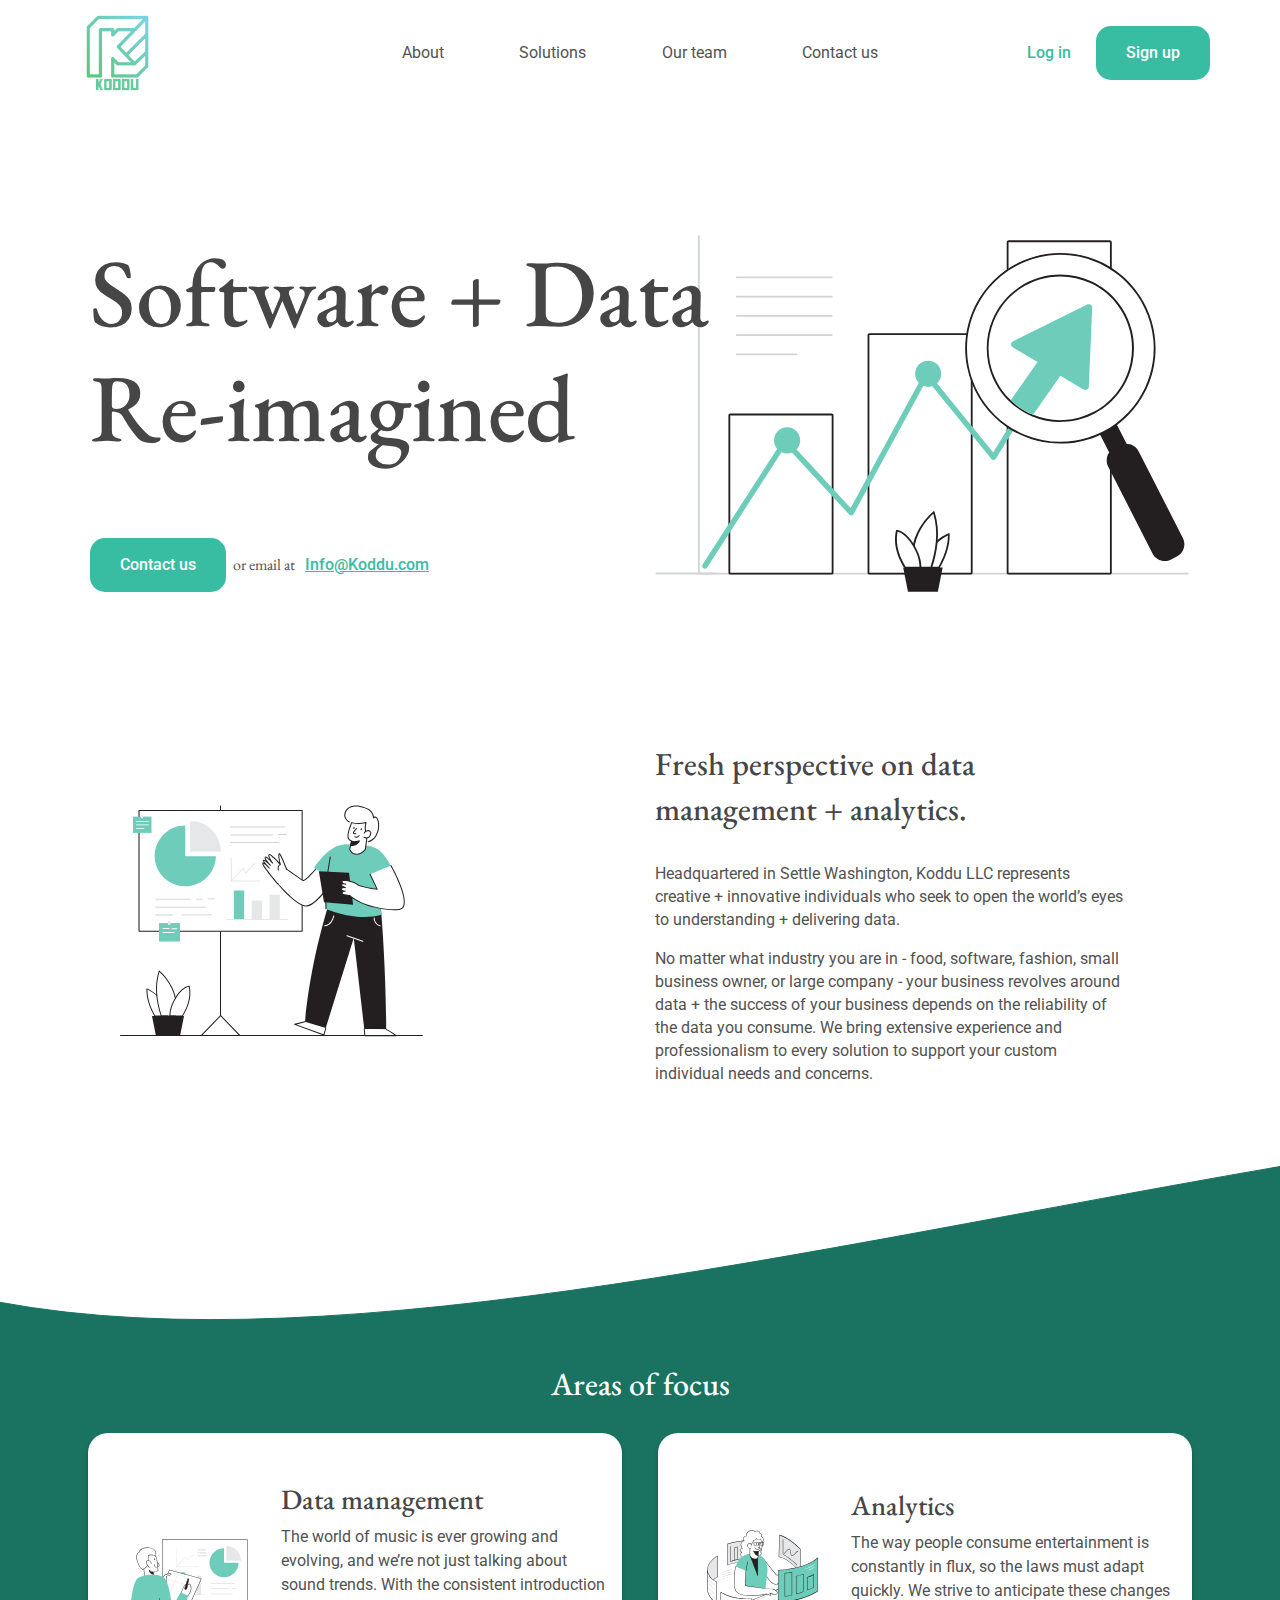
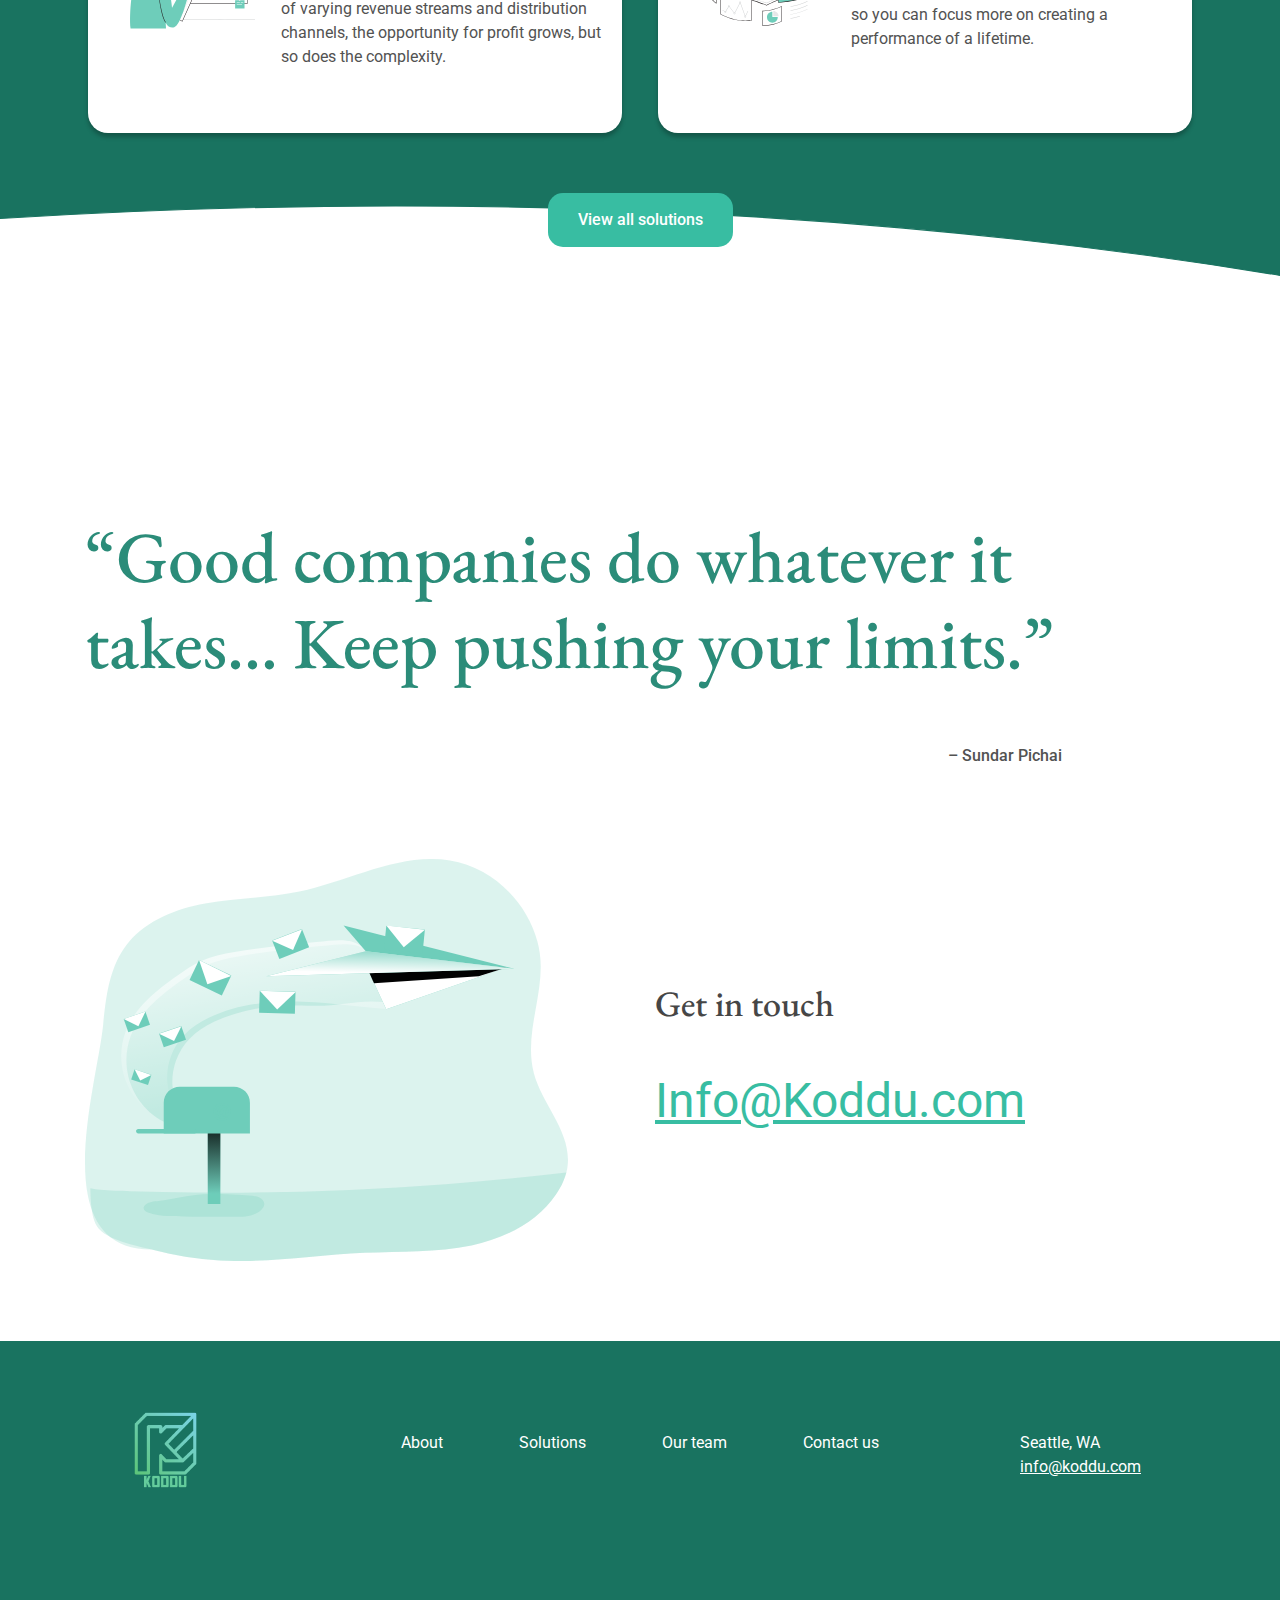
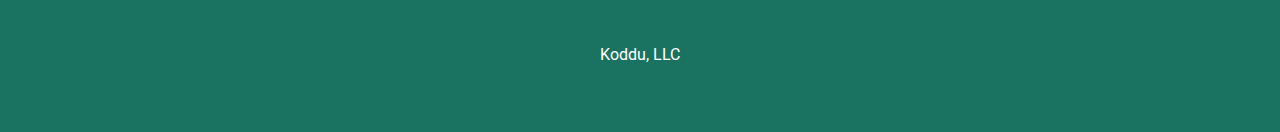
<file: index.html>
<!DOCTYPE html>
<html lang="en">
    <head>
        <meta charset="UTF-8" />
        <meta name="viewport" content="width=device-width, initial-scale=1.0" />
        <link
            rel="shortcut icon"
            type="image/x-icon"
            href="./assets/images/favicon.png"
        />
        <!-- This site uses bootstrap -->
        <link
            rel="stylesheet"
            href="https://stackpath.bootstrapcdn.com/bootstrap/4.5.2/css/bootstrap.min.css"
        />
        <!-- CSS -->
        <link rel="stylesheet" href="./styles/global.min.css">
        <link rel="stylesheet" href="./styles/index.min.css" />
        <link rel="stylesheet" href="./styles/header.min.css">
        <link rel="stylesheet" href="./styles/footer.min.css">
        <!-- Fonts -->
        <link rel="preconnect" href="https://fonts.gstatic.com">
        <link href="https://fonts.googleapis.com/css2?family=EB+Garamond:wght@400;500;600;700;800&display=swap" rel="stylesheet">
        <link href="https://fonts.googleapis.com/css2?family=Roboto:wght@400;500;700&display=swap" rel="stylesheet">    
        <title>KodduWeb</title>
    </head>
    <body>
        <div class="page container">
            <header class="header align-items-center">
                <div class="row align-items-center">
                    <div class="col-xl-2 col-lg-2 col-md-1 col-3 px-0">
                        <img
                            src="./assets/images/logo.png"
                            alt="koddu web logo"
                            class="header__logo"
                        />
                    </div>

                    <div class="col-xl-8 col-lg-7 col-md-9 header__nav__wrapper">
                        <nav class="header__nav d-flex justify-content-around mx-auto navbar">
                            <a class="header__nav__link" href="./pages/about.html">About</a>
                            <a class="header__nav__link" href="./pages/solutions.html">Solutions</a>
                            <a class="header__nav__link" href="./pages/team.html">Our team</a>
                            <a class="header__nav__link" href="./pages/contact.html">Contact us</a>
                        </nav>
                    </div>

                    <div class="col-xl-2 col-lg-3 px-0 col-md-2 col-9">
                        <div class="header-cta__wrapper d-flex justify-content-end align-items-center">
                            <a href="./pages/login.html" class="header-cta__link">Log in</a>
                            <a href="./pages/signup.html"
                                ><button class="header-cta__button button">
                                    Sign up
                                </button></a
                            >
                        </div>
                    </div>
                </div>

            </div>

                <div class="container header__mobile-menu__wrapper">
                    <div class="header__mobile-menu container">    
                        <nav class="navbar navbar-expand-lg px-0">
                            <button class="navbar-toggler px-0" type="button" data-toggle="collapse" data-target="#navbarSupportedContent" aria-controls="navbarSupportedContent" aria-expanded="false" aria-label="Toggle navigation">
                              <img src="./assets/images/hamburger.svg" alt="">
                            </button>
                          
                            <div class="collapse navbar-collapse" id="navbarSupportedContent">
                              <ul class="navbar-nav mr-auto">
                                <li class="nav-item">
                                    <a class="header__nav__link" href="./pages/about.html">About</a>
                                </li>
                                <li class="nav-item">
                                    <a class="header__nav__link" href="./pages/solutions.html">Solutions</a>
                                </li>
                                <li class="nav-item">
                                    <a class="header__nav__link" href="./pages/team.html">Our team</a>
                                </li>
                                <li class="nav-item">
                                    <a class="header__nav__link" href="./pages/contact.html">Contact us</a>
                                </li>
                              </ul>
                            </div>
                          </nav>
                    </div>
                </div>
                
            </header>

        <div class="page container">   

            <main class="main">

                <section class="hero row">
                    <div class="col-xl-6 col-sm-8 col-12 hero__content">
                        <h1 class="hero__title">
                            Software + Data <br />
                            Re-imagined
                        </h1>

                        <div class="hero-cta">
                            <button class="hero-cta__button button">Contact us</button>
                            <div>
                                <span>or email at</span>
                                <a href="#" class="hero-cta__link mail">Info@Koddu.com</a>
                            </div>
                        </div>

                    </div>

                    <div class="col-xl-6 col-sm-4 col-12">
                        <img src="./assets/images/hero.svg" alt="Software and data Re-imagined" class="hero__image">
                    </div>
                </section> <!-- .hero -->

                <section class="fresh-perspective row align-items-center">
                    <div class="col-xl-6 col-lg-5 col-md-5 col-sm-4 col-12 fresh-perspective__image__wrapper">
                        <img src="./assets/images/fresh-perspective.svg" alt="Fresh perspective on data
                        management + analytics" class="fresh-perspective__image">
                    </div>
                    <div class="col-xl-6 col-lg-7 col-md-7 col-sm-8 col-12 fresh-perspective__content">
                        <h2>Fresh perspective on data
                            management + analytics.</h2>
                        <p>
                            Headquartered in Settle Washington, Koddu LLC represents creative + innovative individuals who seek to open the world’s eyes to understanding + delivering data.
                        </p>
                        <p>
                            No matter what industry you are in - food, software, fashion, small business owner, or large company - your business revolves around data + the success of your business depends on the reliability of the data you consume. We bring extensive experience and professionalism to every solution to support your custom individual needs and concerns.
                        </p>
                    </div>
                </section>
        </div>
                
            <div class="page container-fluid px-0">
                <div class="focus__wrapper">
                    <img src="./assets/images//focus-background-top.svg" alt="" class="focus__background-top focus__background-item">
                    <section class="focus container">
                        <h2 class='focus__title'>Areas of focus</h2>
                        <div class="areas-grid">
                            <div>
                                <div class="areas__item row align-items-center mx-auto">
                                    <div class="col-lg-4 col-md-12 areas__item__image-wrapper">
                                        <img src="./assets/images/data-magagement.svg" alt="Data management" class="areas__image">
                                    </div>
                                    <div class="col-lg-8 col-md-12 area__item-content">
                                        <h3>Data management</h3>
                                        <p>
                                            The world of music is ever growing and evolving, and we’re not just talking about sound trends. With the consistent introduction of varying revenue streams and distribution channels, the opportunity for profit grows, but so does the complexity.
                                        </p>
                                    </div>
                                </div>
                            </div>
    
                            <div>
                                <div class="areas__item row align-items-center mx-auto">
                                    <div class="col-lg-4 col-md-12 areas__item__image-wrapper">
                                        <img src="./assets/images/analytics.svg" alt="Analytics" class="areas__image"> 
                                    </div>
                                    <div class="col-lg-8 col-md-12 area__item-content"">
                                        <h3>Analytics</h3>
                                        <p>
                                            The way people consume entertainment is constantly in flux, so the laws must adapt quickly. We strive to anticipate these changes so you can focus more on creating a performance of a lifetime.
                                        </p>
                                    </div>
                                </div>
                            </div>
                        </div>
                        <div class="d-flex justify-content-center areas-button__wrapper">
                            <button class="button areas-button">View all solutions</button>
                        </div>
                    </section>
                    <img src="./assets/images/focus-background-bottom.svg" alt="" class="focus__background-bottom focus__background-item" />
                </div>
            </div>

                <div class="page container">

                <section class="quote">
                    <div class="d-flex flex-column align-items-end">
                        <h1>
                            “Good companies do whatever it takes… Keep pushing your limits.”
                        </h1>
                        <p>– Sundar Pichai</p>
                    </div>
                </section>

                <section class="get-in-touch row align-items-center">
                    <div class="col-6 get-in-touch__image-wrapper">
                        <img src="./assets/images/get-in-touch.svg" alt="Get in touch" class="get-in-touch__image">
                    </div>
                    <div class="col-sm-6 col-12 get-in-touch__content-wrapper">
                        <h3 class="get-in-touch__text">Get in touch</h3>
                        <a href="mailto:info@koddu.com" class="get-in-touch__link mail">Info@Koddu.com</a>
                    </div>
                </section>
                
            </main>

        </div>

            <div class="footer__wrapper container-fluid px-0">
                <footer class="footer container">
                    <div class="row align-items-start">
                        <div class="col-md-2 col-sm-3 col-12 px-0 d-flex justify-content-center">
                            <img
                                src="./assets/images/logo.png"
                                alt="koddu web logo"
                                class="header__logo footer__logo"
                            />
                        </div>
    
                        <div class="col-md-8 col-sm-5 col-6 footer-pages">
                            <nav class="header__nav d-flex justify-content-around mx-auto container">
                                <a class="header__nav__link" href="./pages/about.html">About</a>
                                <a class="header__nav__link" href="./pages/solutions.html">Solutions</a>
                                <a class="header__nav__link" href="./pages/team.html">Our team</a>
                                <a class="header__nav__link" href="./pages/contact.html">Contact us</a>
                            </nav>
                        </div>
                        <div class="col-md-2 col-sm-4 col-6 px-sm-0 position-static footer-info">
                            <p>Seattle, WA</p>
                            <a href="mailto:info@koddu.com" class="footer__link mail">info@koddu.com</a>
                            <p class="footer__copyright">Koddu, LLC</p>
                        </div>
                    </div>
                </footer>
            </div>
            <!-- Jquery -->
            <script src="https://code.jquery.com/jquery-3.5.1.min.js" integrity="sha256-9/aliU8dGd2tb6OSsuzixeV4y/faTqgFtohetphbbj0=" crossorigin="anonymous"></script>
            <!-- Bootstrap JS\-->
            <script src="https://stackpath.bootstrapcdn.com/bootstrap/4.5.2/js/bootstrap.min.js" integrity="sha384-B4gt1jrGC7Jh4AgTPSdUtOBvfO8shuf57BaghqFfPlYxofvL8/KUEfYiJOMMV+rV" crossorigin="anonymous"></script>
    </body>
</html>
</file>
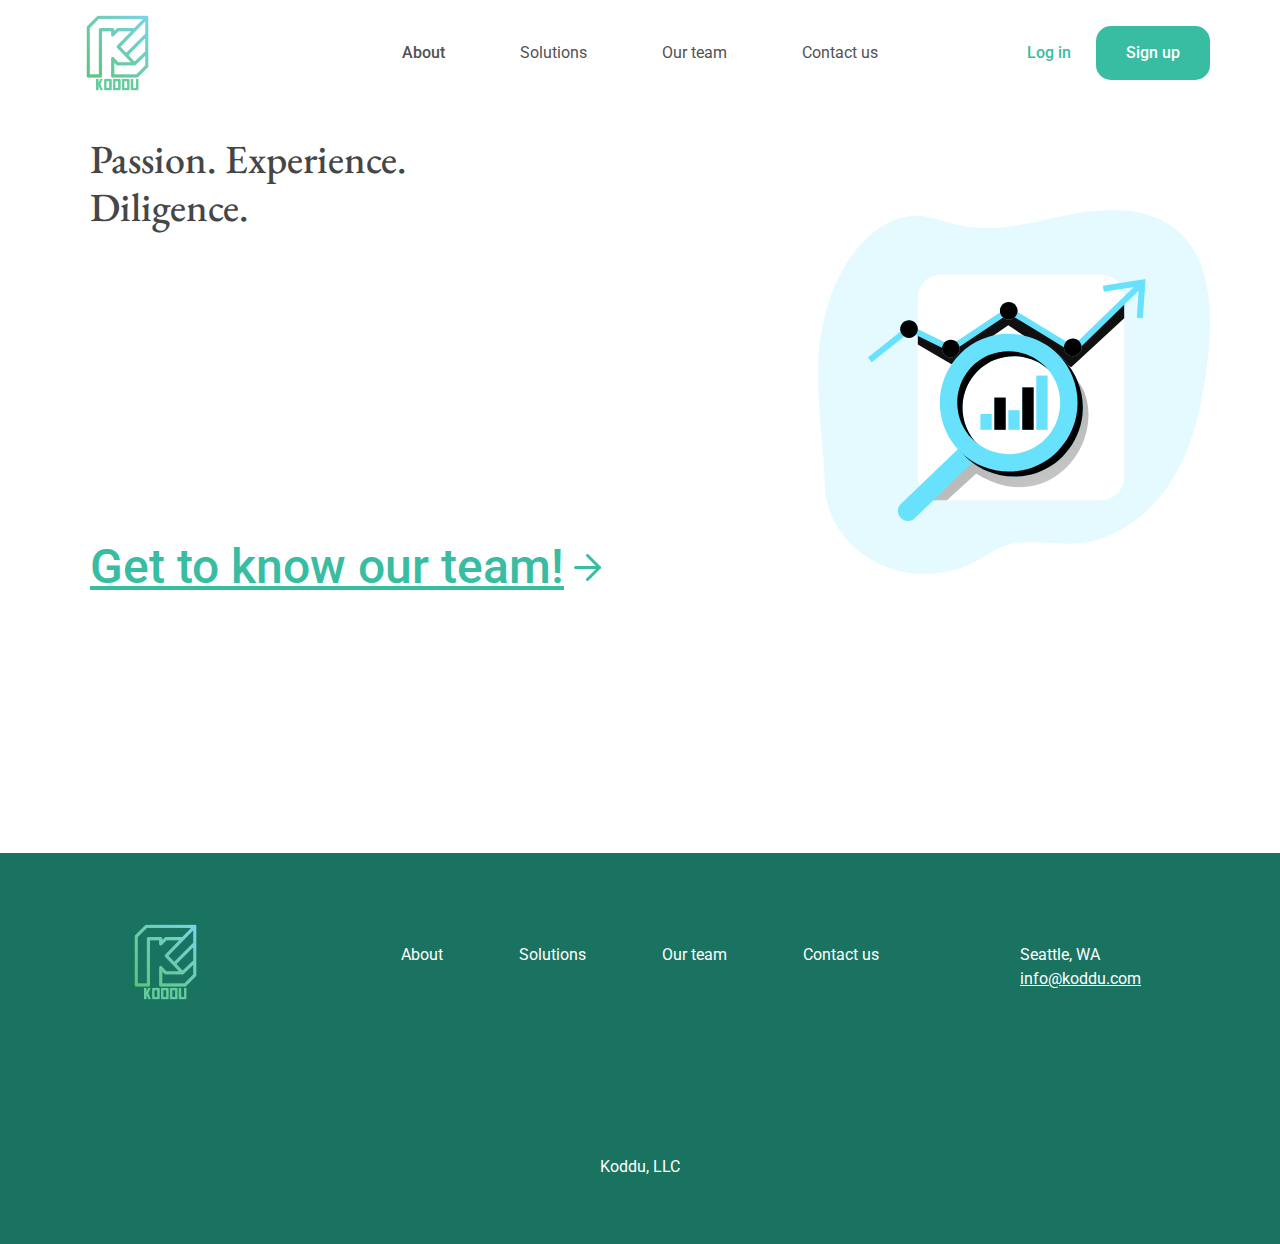
<file: pages/about.html>
<!DOCTYPE html>
<html lang="en">

<head>
    <meta charset="UTF-8" />
    <meta name="viewport" content="width=device-width, initial-scale=1.0" />
    <link rel="shortcut icon" type="image/x-icon" href="../assets/images/favicon.png" />
    <!-- This site uses bootstrap -->
    <link rel="stylesheet" href="https://stackpath.bootstrapcdn.com/bootstrap/4.5.2/css/bootstrap.min.css" />
    <!-- CSS -->
    <link rel="stylesheet" href="../styles/global.min.css">
    <link rel="stylesheet" href="../styles/about.min.css">
    <link rel="stylesheet" href="../styles/header.min.css">
    <link rel="stylesheet" href="../styles/footer.min.css">
    <!-- Fonts -->
    <link rel="preconnect" href="https://fonts.gstatic.com">
    <link href="https://fonts.googleapis.com/css2?family=EB+Garamond:wght@400;500;600;700;800&display=swap"
        rel="stylesheet">
    <link href="https://fonts.googleapis.com/css2?family=Roboto:wght@400;500;700&display=swap" rel="stylesheet">
    <title>KodduWeb</title>
</head>

<body>
    <div class="page container">
        <header class="header align-items-center">
            <div class="row align-items-center">
                <div class="col-xl-2 col-lg-2 col-md-1 col-3 px-0">
                    <a href="/"><img src="../assets/images/logo.png" alt="koddu web logo" class="header__logo" /></a>
                </div>

                <div class="col-xl-8 col-lg-7 col-md-9 header__nav__wrapper">
                    <nav class="header__nav d-flex justify-content-around mx-auto navbar">
                        <a class="header__nav__link header__active-link" href="./about.html">About</a>
                        <a class="header__nav__link" href="./solutions.html">Solutions</a>
                        <a class="header__nav__link" href="./team.html">Our team</a>
                        <a class="header__nav__link" href="./contacts.html">Contact us</a>
                    </nav>
                </div>

                <div class="col-xl-2 col-lg-3 px-0 col-md-2 col-9">
                    <div class="header-cta__wrapper d-flex justify-content-end align-items-center">
                        <a href="./login.html" class="header-cta__link">Log in</a>
                        <a href="./logout.html"><button class="header-cta__button button">
                                Sign up
                            </button></a>
                    </div>
                </div>
            </div>

    </div>

    <div class="container header__mobile-menu__wrapper">
        <div class="header__mobile-menu container">
            <nav class="navbar navbar-expand-lg px-0">
                <button class="navbar-toggler px-0" type="button" data-toggle="collapse"
                    data-target="#navbarSupportedContent" aria-controls="navbarSupportedContent" aria-expanded="false"
                    aria-label="Toggle navigation">
                    <img src="../assets/images/hamburger.svg" alt="">
                </button>

                <div class="collapse navbar-collapse" id="navbarSupportedContent">
                    <ul class="navbar-nav mr-auto">
                        <li class="nav-item">
                            <a class="header__nav__link header__active-link" href="./about.html">About</a>
                        </li>
                        <li class="nav-item">
                            <a class="header__nav__link" href="./solutions.html">Solutions</a>
                        </li>
                        <li class="nav-item">
                            <a class="header__nav__link" href="./team.html">Our team</a>
                        </li>
                        <li class="nav-item">
                            <a class="header__nav__link" href="./contact.html">Contact us</a>
                        </li>
                    </ul>
                </div>
            </nav>
        </div>
    </div>

    </header>

    <div class="page container">
        <main class="main">
            <h1 class="about__text">
                Passion. Experience. <br> Diligence.
            </h1>
            <img src="../assets/images/about.svg" alt="" class="about__image">
            <a href="#" class="about__link">Get to know our team!
                <img src="../assets/images/arrow-right.svg" alt="" class="link__arrow">
            </a>
        </main>
    </div>

    <div class="footer__wrapper container-fluid px-0">
        <footer class="footer container">
            <div class="row align-items-start">
                <div class="col-md-2 col-sm-3 col-12 px-0 d-flex justify-content-center">
                    <img src="../assets/images/logo.png" alt="koddu web logo" class="header__logo footer__logo" />
                </div>

                <div class="col-md-8 col-sm-5 col-6 footer-pages">
                    <nav class="header__nav d-flex justify-content-around mx-auto container">
                        <a class="header__nav__link" href="./about.html">About</a>
                        <a class="header__nav__link" href="./solutions.html">Solutions</a>
                        <a class="header__nav__link" href="./team.html">Our team</a>
                        <a class="header__nav__link" href="./contact.html">Contact us</a>
                    </nav>
                </div>
                <div class="col-md-2 col-sm-4 col-6 px-sm-0 position-static footer-info">
                    <p>Seattle, WA</p>
                    <a href="mailto:info@koddu.com" class="footer__link mail">info@koddu.com</a>
                    <p class="footer__copyright">Koddu, LLC</p>
                </div>
            </div>
        </footer>
    </div>
    <!-- Jquery -->
    <script src="https://code.jquery.com/jquery-3.5.1.min.js"
        integrity="sha256-9/aliU8dGd2tb6OSsuzixeV4y/faTqgFtohetphbbj0=" crossorigin="anonymous"></script>
    <!-- Bootstrap JS\-->
    <script src="https://stackpath.bootstrapcdn.com/bootstrap/4.5.2/js/bootstrap.min.js"
        integrity="sha384-B4gt1jrGC7Jh4AgTPSdUtOBvfO8shuf57BaghqFfPlYxofvL8/KUEfYiJOMMV+rV"
        crossorigin="anonymous"></script>
</body>
</file>
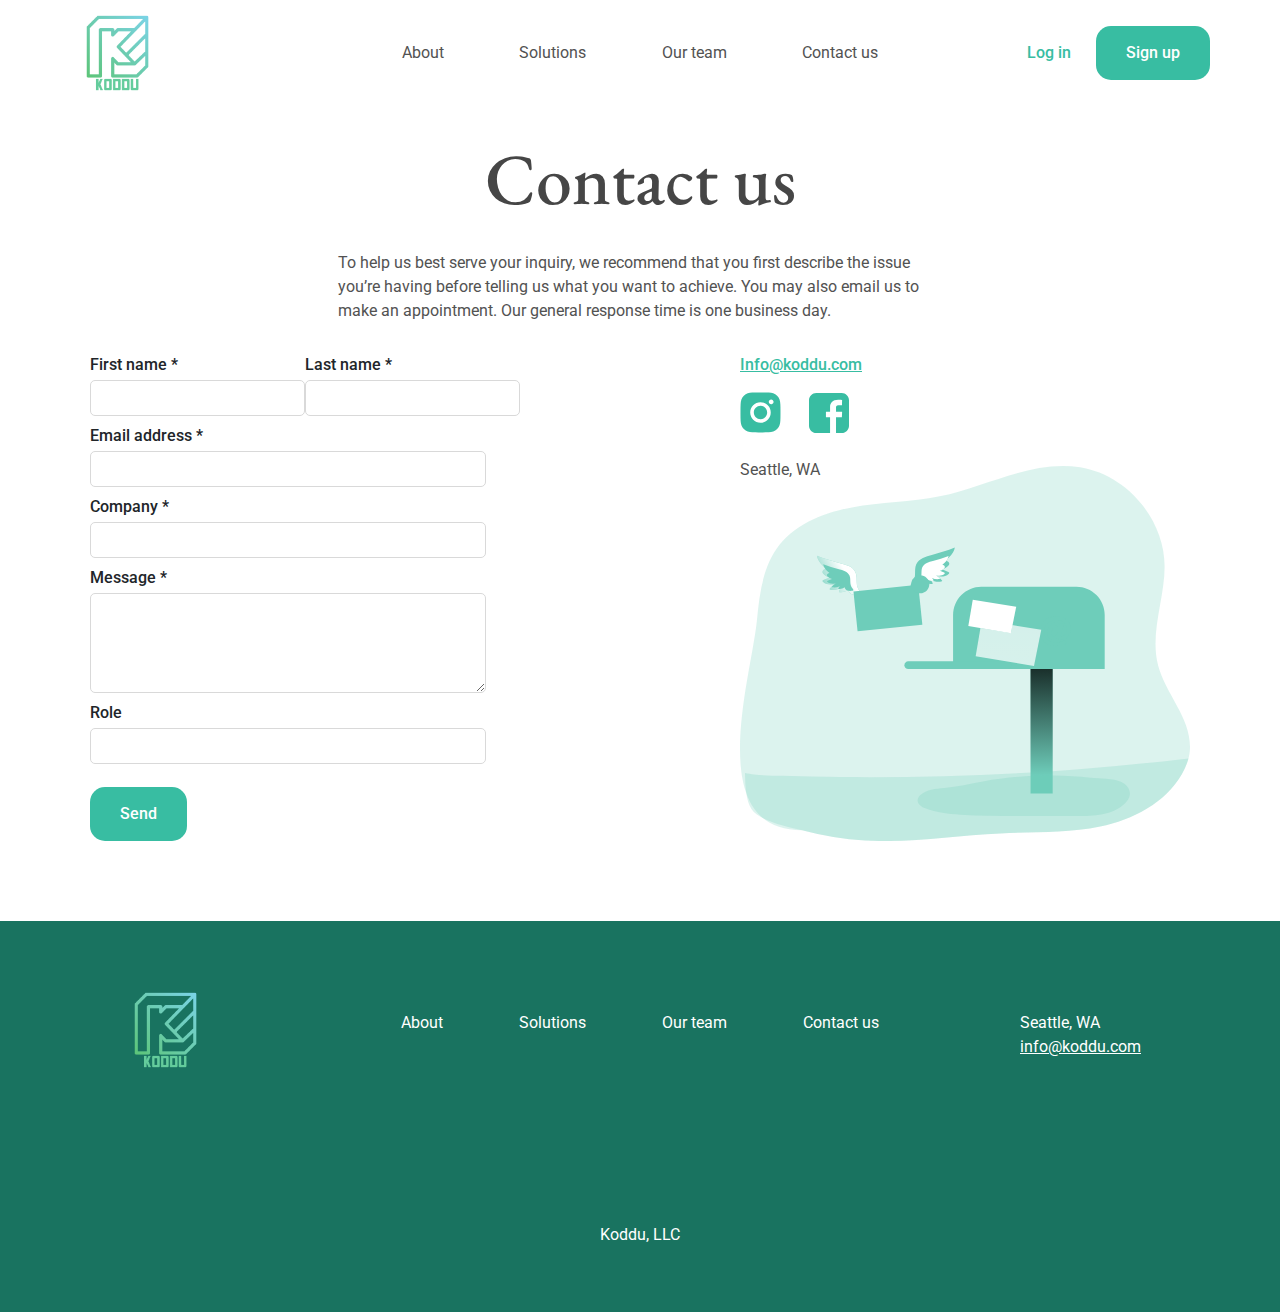
<file: pages/contact.html>
<!DOCTYPE html>
<html lang="en">

<head>
    <meta charset="UTF-8" />
    <meta name="viewport" content="width=device-width, initial-scale=1.0" />
    <link rel="shortcut icon" type="image/x-icon" href="../assets/images/favicon.png" />
    <!-- This site uses bootstrap -->
    <link rel="stylesheet" href="https://stackpath.bootstrapcdn.com/bootstrap/4.5.2/css/bootstrap.min.css" />
    <!-- CSS -->
    <link rel="stylesheet" href="../styles/global.min.css">
    <link rel="stylesheet" href="../styles/contact.min.css">
    <link rel="stylesheet" href="../styles/header.min.css">
    <link rel="stylesheet" href="../styles/footer.min.css">
    <!-- Fonts -->
    <link rel="preconnect" href="https://fonts.gstatic.com">
    <link href="https://fonts.googleapis.com/css2?family=EB+Garamond:wght@400;500;600;700;800&display=swap"
        rel="stylesheet">
    <link href="https://fonts.googleapis.com/css2?family=Roboto:wght@400;500;700&display=swap" rel="stylesheet">
    <title>KodduWeb</title>
</head>

<body>
    <div class="page container">
        <header class="header align-items-center">
            <div class="row align-items-center">
                <div class="col-xl-2 col-lg-2 col-md-1 col-3 px-0">
                    <a href="/"><img src="../assets/images/logo.png" alt="koddu web logo" class="header__logo" /></a>
                </div>

                <div class="col-xl-8 col-lg-7 col-md-9 header__nav__wrapper">
                    <nav class="header__nav d-flex justify-content-around mx-auto navbar">
                        <a class="header__nav__link" href="./about.html">About</a>
                        <a class="header__nav__link" href="./solutions.html">Solutions</a>
                        <a class="header__nav__link" href="./team.html">Our team</a>
                        <a class="header__nav__link" href="./contact.html">Contact us</a>
                    </nav>
                </div>

                <div class="col-xl-2 col-lg-3 px-0 col-md-2 col-9">
                    <div class="header-cta__wrapper d-flex justify-content-end align-items-center">
                        <a href="./login.html" class="header-cta__link">Log in</a>
                        <a href="./signup.html"><button class="header-cta__button button">
                                Sign up
                            </button></a>
                    </div>
                </div>
            </div>

    </div>

    <div class="container header__mobile-menu__wrapper">
        <div class="header__mobile-menu container">
            <nav class="navbar navbar-expand-lg px-0">
                <button class="navbar-toggler px-0" type="button" data-toggle="collapse"
                    data-target="#navbarSupportedContent" aria-controls="navbarSupportedContent" aria-expanded="false"
                    aria-label="Toggle navigation">
                    <img src="../assets/images/hamburger.svg" alt="">
                </button>

                <div class="collapse navbar-collapse" id="navbarSupportedContent">
                    <ul class="navbar-nav mr-auto">
                        <li class="nav-item">
                            <a class="header__nav__link" href="./about.html">About</a>
                        </li>
                        <li class="nav-item">
                            <a class="header__nav__link" href="./solutions.html">Solutions</a>
                        </li>
                        <li class="nav-item">
                            <a class="header__nav__link" href="./team.html">Our team</a>
                        </li>
                        <li class="nav-item">
                            <a class="header__nav__link" href="./contact.html">Contact us</a>
                        </li>
                    </ul>
                </div>
            </nav>
        </div>
    </div>

    </header>

    <div class="page container">
        <main class="main">
            <!-- ! CONTENT GOES HERE -->
            <h1 class="page__title">
                Contact us
            </h1>
            <p class="contact__text">
                To help us best serve your inquiry, we recommend that you first describe the issue you’re having before telling us what you want to achieve. You may also email us to make an appointment. Our general response time is one business day.
            </p>
            <div class="contact-form__wrapper">
                <form action="#" class="contact-form">
                    <div class="name__wrapper">
                        <label for="first-name" class="form-label first-name">
                            First name *
                            <input type="text" id="first-name">
                        </label>
                        <div class="gap"></div>
                        <label for="last-name" class="form-label last-name">
                            Last name *
                            <input type="text" id="last-name">
                        </label>
                    </div>
                    <label for="email" class="form-label">
                        Email address *
                        <input type="email" id="email">
                    </label>
                    <label for="company" class="form-label">
                        Company *
                        <input type="text" id="company">
                    </label>
                    <label for="message" class="form-label">
                        Message *
                        <textarea name="message" id="message" cols="30" rows="10"></textarea>
                    </label>
                    <label for="role" class="form-label">
                        Role
                        <input type="text" id="role">
                    </label>
                    <div class="button-wrapper">
                        <button type="submit" class="button">Send</button>
                    </div>
                </form>
                <div class="contact-info">
                    <div>
                        <a href="mailto:info@koddu.com" class="contact-info__link">Info@koddu.com</a>
                        <div class="social-wrapper">
                            <img src="../assets/images/instagram.svg" alt="instagram" class="social__item instagram">
                            <img src="../assets/images/facebook.svg" alt="facebook" class="social__item facebook">
                        </div>
                        <p>Seattle, WA</p>
                    </div>
                    <img src="../assets/images/contact.svg" alt="" class="contact-info__image">
                </div>
            </div>
        </main>
    </div>

    <div class="footer__wrapper container-fluid px-0">
        <footer class="footer container">
            <div class="row align-items-start">
                <div class="col-md-2 col-sm-3 col-12 px-0 d-flex justify-content-center">
                    <img src="../assets/images/logo.png" alt="koddu web logo" class="header__logo footer__logo" />
                </div>

                <div class="col-md-8 col-sm-5 col-6 footer-pages">
                    <nav class="header__nav d-flex justify-content-around mx-auto container">
                        <a class="header__nav__link" href="./about.html">About</a>
                        <a class="header__nav__link" href="./solutions.html">Solutions</a>
                        <a class="header__nav__link" href="./team.html">Our team</a>
                        <a class="header__nav__link" href="./contact.html">Contact us</a>
                    </nav>
                </div>
                <div class="col-md-2 col-sm-4 col-6 px-sm-0 position-static footer-info">
                    <p>Seattle, WA</p>
                    <a href="mailto:info@koddu.com" class="footer__link mail">info@koddu.com</a>
                    <p class="footer__copyright">Koddu, LLC</p>
                </div>
            </div>
        </footer>
    </div>
    <!-- Jquery -->
    <script src="https://code.jquery.com/jquery-3.5.1.min.js"
        integrity="sha256-9/aliU8dGd2tb6OSsuzixeV4y/faTqgFtohetphbbj0=" crossorigin="anonymous"></script>
    <!-- Bootstrap JS\-->
    <script src="https://stackpath.bootstrapcdn.com/bootstrap/4.5.2/js/bootstrap.min.js"
        integrity="sha384-B4gt1jrGC7Jh4AgTPSdUtOBvfO8shuf57BaghqFfPlYxofvL8/KUEfYiJOMMV+rV"
        crossorigin="anonymous"></script>
</body>
</file>
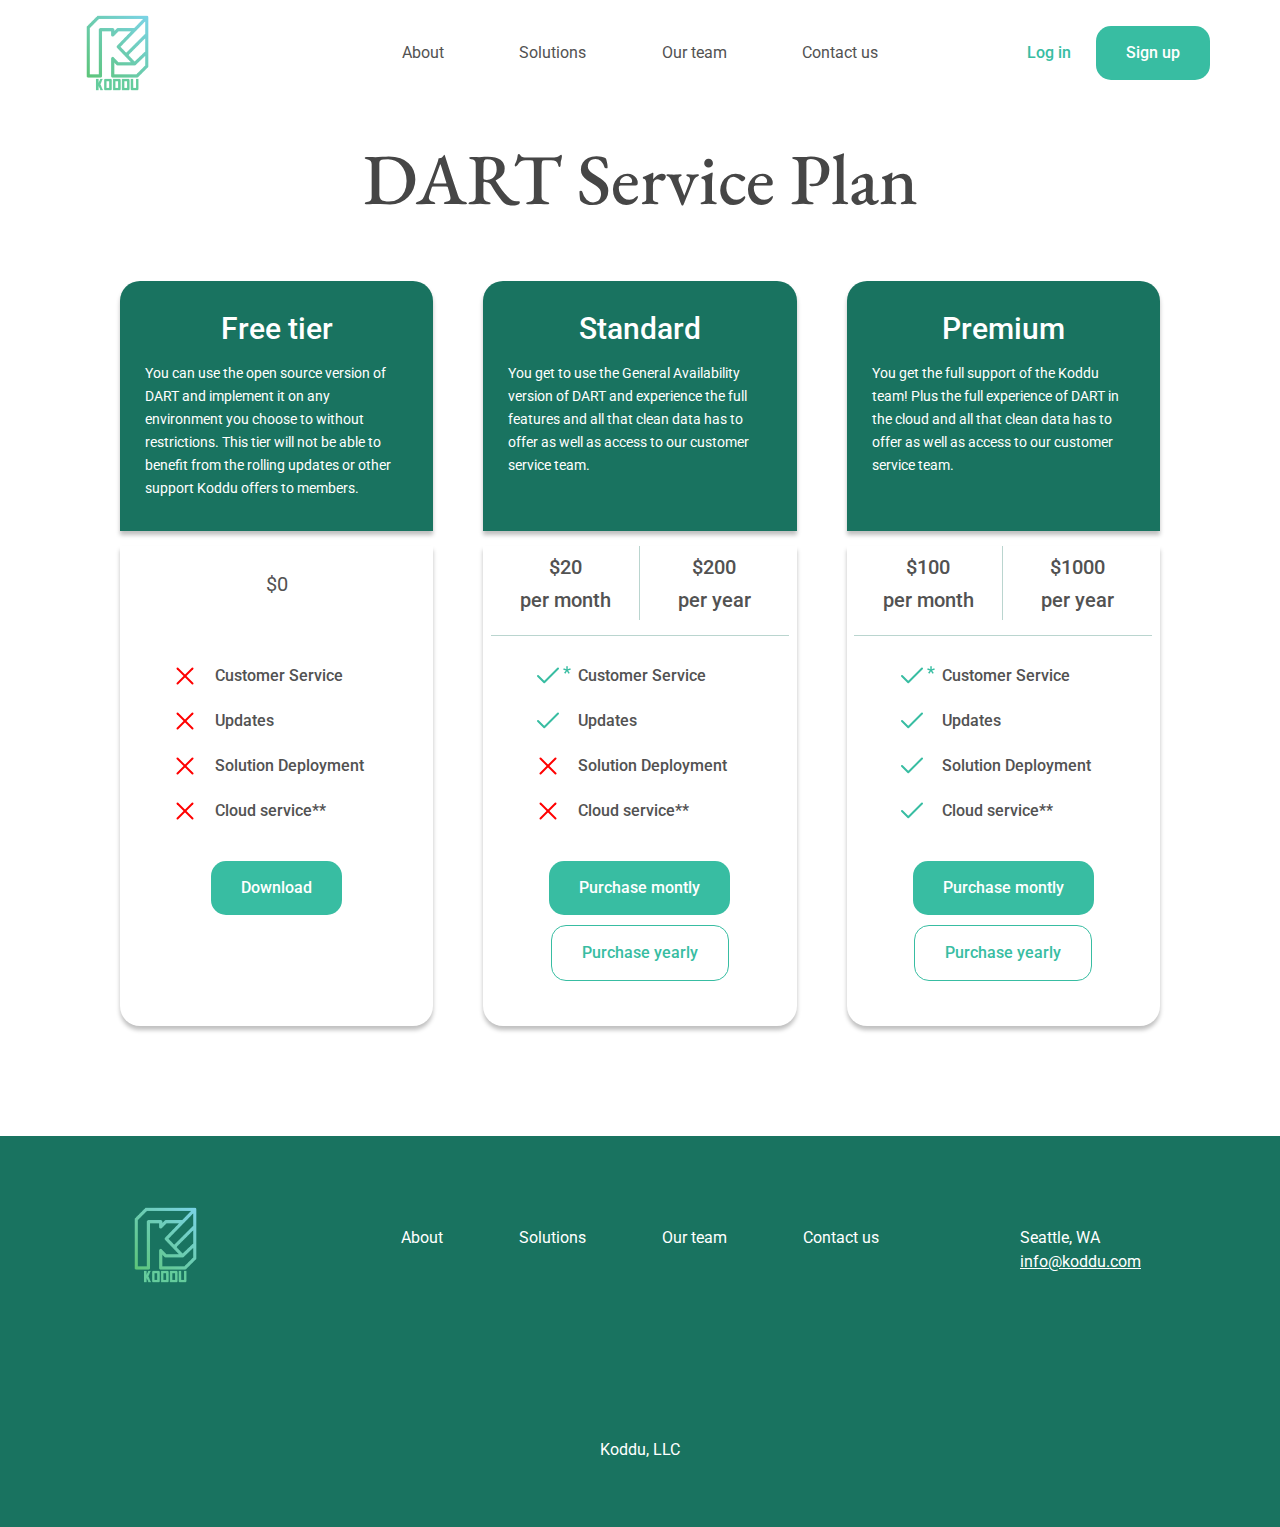
<file: pages/dart.html>
<!DOCTYPE html>
<html lang="en">

<head>
    <meta charset="UTF-8" />
    <meta name="viewport" content="width=device-width, initial-scale=1.0" />
    <link rel="shortcut icon" type="image/x-icon" href="../assets/images/favicon.png" />
    <!-- This site uses bootstrap -->
    <link rel="stylesheet" href="https://stackpath.bootstrapcdn.com/bootstrap/4.5.2/css/bootstrap.min.css" />
    <!-- CSS -->
    <link rel="stylesheet" href="../styles/global.min.css">
    <link rel="stylesheet" href="../styles/tier.min.css">
    <link rel="stylesheet" href="../styles/header.min.css">
    <link rel="stylesheet" href="../styles/footer.min.css">
    <!-- Fonts -->
    <link rel="preconnect" href="https://fonts.gstatic.com">
    <link href="https://fonts.googleapis.com/css2?family=EB+Garamond:wght@400;500;600;700;800&display=swap"
        rel="stylesheet">
    <link href="https://fonts.googleapis.com/css2?family=Roboto:wght@400;500;700&display=swap" rel="stylesheet">
    <title>KodduWeb</title>
</head>

<body>
    <div class="page container">
        <header class="header align-items-center">
            <div class="row align-items-center">
                <div class="col-xl-2 col-lg-2 col-md-1 col-3 px-0">
                    <a href="/"><img src="../assets/images/logo.png" alt="koddu web logo" class="header__logo" /></a>
                </div>

                <div class="col-xl-8 col-lg-7 col-md-9 header__nav__wrapper">
                    <nav class="header__nav d-flex justify-content-around mx-auto navbar">
                        <a class="header__nav__link" href="./about.html">About</a>
                        <a class="header__nav__link" href="./solutions.html">Solutions</a>
                        <a class="header__nav__link" href="./team.html">Our team</a>
                        <a class="header__nav__link" href="./contact.html">Contact us</a>
                    </nav>
                </div>

                <div class="col-xl-2 col-lg-3 px-0 col-md-2 col-9">
                    <div class="header-cta__wrapper d-flex justify-content-end align-items-center">
                        <a href="./login.html" class="header-cta__link">Log in</a>
                        <a href="./signup.html"><button class="header-cta__button button">
                                Sign up
                            </button></a>
                    </div>
                </div>
            </div>

    </div>

    <div class="container header__mobile-menu__wrapper">
        <div class="header__mobile-menu container">
            <nav class="navbar navbar-expand-lg px-0">
                <button class="navbar-toggler px-0" type="button" data-toggle="collapse"
                    data-target="#navbarSupportedContent" aria-controls="navbarSupportedContent" aria-expanded="false"
                    aria-label="Toggle navigation">
                    <img src="../assets/images/hamburger.svg" alt="">
                </button>

                <div class="collapse navbar-collapse" id="navbarSupportedContent">
                    <ul class="navbar-nav mr-auto">
                        <li class="nav-item">
                            <a class="header__nav__link" href="./about.html">About</a>
                        </li>
                        <li class="nav-item">
                            <a class="header__nav__link" href="./solutions.html">Solutions</a>
                        </li>
                        <li class="nav-item">
                            <a class="header__nav__link" href="./team.html">Our team</a>
                        </li>
                        <li class="nav-item">
                            <a class="header__nav__link" href="./contact.html">Contact us</a>
                        </li>
                    </ul>
                </div>
            </nav>
        </div>
    </div>

    </header>

    <div class="page container">
        <main class="main">
            <!-- ! CONTENT GOES HERE -->
            <h1 class="page__title">
                DART Service Plan
            </h1>
            <div class="tier-grid">
                <div class="tier">
                    <div class="tier__top">
                        <h2 class="tier__title">
                            Free tier
                        </h2>
                        <p class="tier__info">
                            You can use the open source version of DART and implement it on any environment you choose
                            to without restrictions. This tier will not be able to benefit from the rolling updates or
                            other support Koddu offers to members.
                        </p>
                    </div>
                    <div class="tier__bottom">
                        <div class="tier__price tier__price--one">
                            <p>$0</p>
                        </div>
                        <div class="tier__points">
                            <div class="tier__point">
                                <img src="../assets/images/tier-cross.svg" alt="cross" class="tier__point__icon cross">
                                <p>Customer Service</p>
                            </div>
                            <div class="tier__point">
                                <img src="../assets/images/tier-cross.svg" alt="cross" class="tier__point__icon cross">
                                <p>Updates</p>
                            </div>
                            <div class="tier__point">
                                <img src="../assets/images/tier-cross.svg" alt="cross" class="tier__point__icon cross">
                                <p>Solution Deployment</p>
                            </div>
                            <div class="tier__point">
                                <img src="../assets/images/tier-cross.svg" alt="cross" class="tier__point__icon cross">
                                <p>Cloud service**</p>
                            </div>
                        </div>
                        <div class="button__wrapper">
                            <button class="button">Download</button>
                        </div>
                    </div>
                </div>
                <div class="tier">
                    <div class="tier__top">
                        <h2 class="tier__title">
                            Standard
                        </h2>
                        <p class="tier__info">
                            You get to use the General Availability version of DART and experience the full features and
                            all that clean data has to offer as well as access to our customer service team.
                        </p>
                    </div>
                    <div class="tier__bottom">
                        <div class="tier__price">
                            <div class="tier__price--month">
                                <p>$20</p>
                                <span>per month</span>
                            </div>
                            <div class="tier__price--year">
                                <p>$200</p>
                                <span>per year</span>
                            </div>
                        </div>
                        <div class="tier__points">
                            <div class="tier__point">
                                <img src="../assets/images/tier-tick.svg" alt="tick" class="tier__point__icon tick">
                                <img src="../assets/images/tier-asterisk.svg" alt="asterisk" class="asterisk">
                                <p>Customer Service</p>
                            </div>
                            <div class="tier__point">
                                <img src="../assets/images/tier-tick.svg" alt="tick" class="tier__point__icon tick">
                                <p>Updates</p>
                            </div>
                            <div class="tier__point">
                                <img src="../assets/images/tier-cross.svg" alt="cross" class="tier__point__icon cross">
                                <p>Solution Deployment</p>
                            </div>
                            <div class="tier__point">
                                <img src="../assets/images/tier-cross.svg" alt="cross" class="tier__point__icon cross">
                                <p>Cloud service**</p>
                            </div>
                        </div>
                        <div class="button__wrapper">
                            <button class="button">Purchase montly</button>
                            <button class="button outlined">Purchase yearly</button>
                        </div>
                    </div>
                </div>
                <div class="tier">
                    <div class="tier__top">
                        <h2 class="tier__title">
                            Premium
                        </h2>
                        <p class="tier__info">
                            You get the full support of the Koddu team! Plus the full experience of DART in the cloud
                            and all that clean data has to offer as well as access to our customer service team.
                        </p>
                    </div>
                    <div class="tier__bottom">
                        <div class="tier__price">
                            <div class="tier__price--month">
                                <p>$100</p>
                                <span>per month</span>
                            </div>
                            <div class="tier__price--year">
                                <p>$1000</p>
                                <span>per year</span>
                            </div>
                        </div>
                        <div class="tier__points">
                            <div class="tier__point">
                                <img src="../assets/images/tier-tick.svg" alt="tick" class="tier__point__icon tick">
                                <img src="../assets/images/tier-asterisk.svg" alt="asterisk" class="asterisk">
                                <p>Customer Service</p>
                            </div>
                            <div class="tier__point">
                                <img src="../assets/images/tier-tick.svg" alt="tick" class="tier__point__icon tick">
                                <p>Updates</p>
                            </div>
                            <div class="tier__point">
                                <img src="../assets/images/tier-tick.svg" alt="tick" class="tier__point__icon tick">
                                <p>Solution Deployment</p>
                            </div>
                            <div class="tier__point">
                                <img src="../assets/images/tier-tick.svg" alt="tick" class="tier__point__icon tick">
                                <p>Cloud service**</p>
                            </div>
                        </div>
                        <div class="button__wrapper">
                            <button class="button">Purchase montly</button>
                            <button class="button outlined">Purchase yearly</button>
                        </div>
                    </div>
                </div>
            </div>
            <!-- <div class="tier-grid">
                <div class="tier-grid__row tier-grid__top">
                    
                    
                    
                </div>
                <div class="tier-grid__row tier-grid__bottom">
                    

                    
                    
                </div>
            </div> -->
        </main>
    </div>

    <div class="footer__wrapper container-fluid px-0">
        <footer class="footer container">
            <div class="row align-items-start">
                <div class="col-md-2 col-sm-3 col-12 px-0 d-flex justify-content-center">
                    <img src="../assets/images/logo.png" alt="koddu web logo" class="header__logo footer__logo" />
                </div>

                <div class="col-md-8 col-sm-5 col-6 footer-pages">
                    <nav class="header__nav d-flex justify-content-around mx-auto container">
                        <a class="header__nav__link" href="./about.html">About</a>
                        <a class="header__nav__link" href="./solutions.html">Solutions</a>
                        <a class="header__nav__link" href="./team.html">Our team</a>
                        <a class="header__nav__link" href="./contact.html">Contact us</a>
                    </nav>
                </div>
                <div class="col-md-2 col-sm-4 col-6 px-sm-0 position-static footer-info">
                    <p>Seattle, WA</p>
                    <a href="mailto:info@koddu.com" class="footer__link mail">info@koddu.com</a>
                    <p class="footer__copyright">Koddu, LLC</p>
                </div>
            </div>
        </footer>
    </div>
    <!-- Jquery -->
    <script src="https://code.jquery.com/jquery-3.5.1.min.js"
        integrity="sha256-9/aliU8dGd2tb6OSsuzixeV4y/faTqgFtohetphbbj0=" crossorigin="anonymous"></script>
    <!-- Bootstrap JS\-->
    <script src="https://stackpath.bootstrapcdn.com/bootstrap/4.5.2/js/bootstrap.min.js"
        integrity="sha384-B4gt1jrGC7Jh4AgTPSdUtOBvfO8shuf57BaghqFfPlYxofvL8/KUEfYiJOMMV+rV"
        crossorigin="anonymous"></script>
</body>
</file>
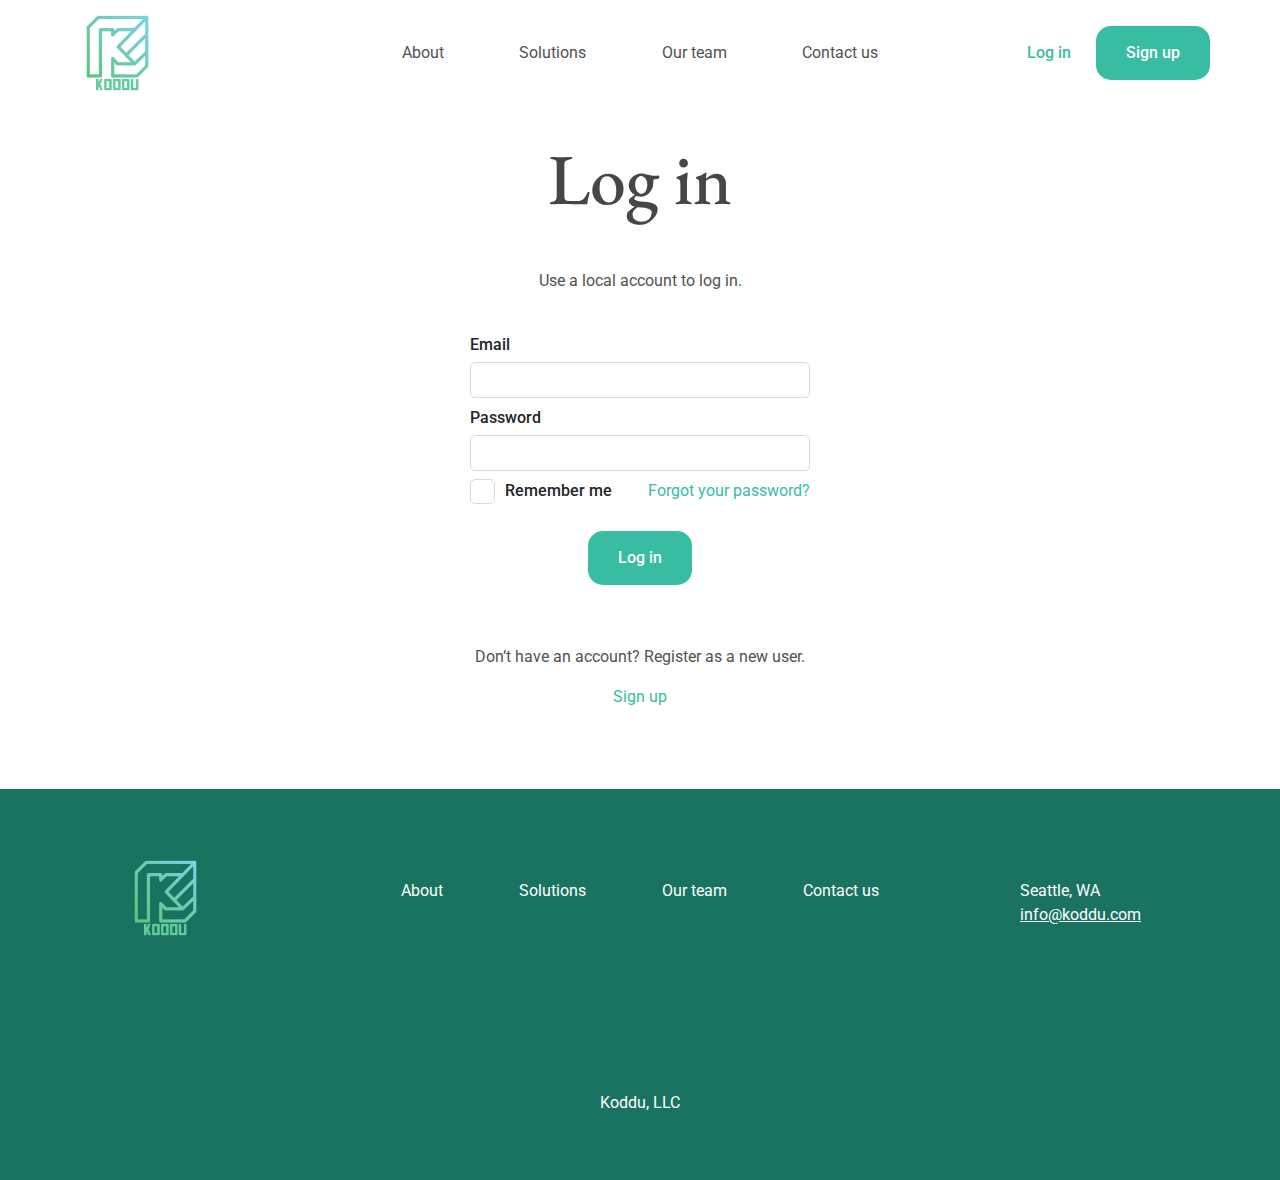
<file: pages/login.html>
<!DOCTYPE html>
<html lang="en">

<head>
    <meta charset="UTF-8" />
    <meta name="viewport" content="width=device-width, initial-scale=1.0" />
    <link rel="shortcut icon" type="image/x-icon" href="../assets/images/favicon.png" />
    <!-- This site uses bootstrap -->
    <link rel="stylesheet" href="https://stackpath.bootstrapcdn.com/bootstrap/4.5.2/css/bootstrap.min.css" />
    <!-- CSS -->
    <link rel="stylesheet" href="../styles/global.min.css">
    <link rel="stylesheet" href="../styles/login-signup.min.css">
    <link rel="stylesheet" href="../styles/header.min.css">
    <link rel="stylesheet" href="../styles/footer.min.css">
    <!-- Fonts -->
    <link rel="preconnect" href="https://fonts.gstatic.com">
    <link href="https://fonts.googleapis.com/css2?family=EB+Garamond:wght@400;500;600;700;800&display=swap"
        rel="stylesheet">
    <link href="https://fonts.googleapis.com/css2?family=Roboto:wght@400;500;700&display=swap" rel="stylesheet">
    <title>KodduWeb</title>
</head>

<body>
    <div class="page container">
        <header class="header align-items-center">
            <div class="row align-items-center">
                <div class="col-xl-2 col-lg-2 col-md-1 col-3 px-0">
                    <a href="/"><img src="../assets/images/logo.png" alt="koddu web logo" class="header__logo" /></a>
                </div>

                <div class="col-xl-8 col-lg-7 col-md-9 header__nav__wrapper">
                    <nav class="header__nav d-flex justify-content-around mx-auto navbar">
                        <a class="header__nav__link" href="./about.html">About</a>
                        <a class="header__nav__link" href="./solutions.html">Solutions</a>
                        <a class="header__nav__link" href="./team.html">Our team</a>
                        <a class="header__nav__link" href="./contact.html">Contact us</a>
                    </nav>
                </div>

                <div class="col-xl-2 col-lg-3 px-0 col-md-2 col-9">
                    <div class="header-cta__wrapper d-flex justify-content-end align-items-center">
                        <a href="./login.html" class="header-cta__link">Log in</a>
                        <a href="./signup.html"><button class="header-cta__button button">
                                Sign up
                            </button></a>
                    </div>
                </div>
            </div>

    </div>

    <div class="container header__mobile-menu__wrapper">
        <div class="header__mobile-menu container">
            <nav class="navbar navbar-expand-lg px-0">
                <button class="navbar-toggler px-0" type="button" data-toggle="collapse"
                    data-target="#navbarSupportedContent" aria-controls="navbarSupportedContent" aria-expanded="false"
                    aria-label="Toggle navigation">
                    <img src="../assets/images/hamburger.svg" alt="">
                </button>

                <div class="collapse navbar-collapse" id="navbarSupportedContent">
                    <ul class="navbar-nav mr-auto">
                        <li class="nav-item">
                            <a class="header__nav__link" href="./about.html">About</a>
                        </li>
                        <li class="nav-item">
                            <a class="header__nav__link" href="./solutions.html">Solutions</a>
                        </li>
                        <li class="nav-item">
                            <a class="header__nav__link" href="./team.html">Our team</a>
                        </li>
                        <li class="nav-item">
                            <a class="header__nav__link" href="./contact.html">Contact us</a>
                        </li>
                    </ul>
                </div>
            </nav>
        </div>
    </div>

    </header>

    <div class="page container">
        <main class="main">
            <!-- ! CONTENT GOES HERE -->
            <h1 class="page__title">
                Log in
            </h1>
            <p class="form__text">
                Use a local account to log in.
            </p>
            <form action="#" class="form">
                <div class="form-flex">
                    <label for="email" class="form-label">
                        Email
                        <input type="email" id="email" />
                    </label>
                    <label for="password" class="form-label">
                        Password
                        <input type="password" id="password" />
                    </label>
                    <div class="form-action__wrapper">
                        <label class="checkbox-container">
                            <input type="checkbox">
                            <span class="checkmark"></span>
                            Remember me
                        </label>
                        <a href="#" class="link">Forgot your password?</a>
                    </div>
                </div>
                <div class="submit__wrapper">
                    <button type="submit" class="button">Log in</button>
                </div>
            </form>
            <div class="form-under">
                <p>Don’t have an account? Register as a new user.</p>
                <a href="./signup.html" class="link signup-link">Sign up</a>
            </div>
        </main>
    </div>

    <div class="footer__wrapper container-fluid px-0">
        <footer class="footer container">
            <div class="row align-items-start">
                <div class="col-md-2 col-sm-3 col-12 px-0 d-flex justify-content-center">
                    <img src="../assets/images/logo.png" alt="koddu web logo" class="header__logo footer__logo" />
                </div>

                <div class="col-md-8 col-sm-5 col-6 footer-pages">
                    <nav class="header__nav d-flex justify-content-around mx-auto container">
                        <a class="header__nav__link" href="./about.html">About</a>
                        <a class="header__nav__link" href="./solutions.html">Solutions</a>
                        <a class="header__nav__link" href="./team.html">Our team</a>
                        <a class="header__nav__link" href="./contact.html">Contact us</a>
                    </nav>
                </div>
                <div class="col-md-2 col-sm-4 col-6 px-sm-0 position-static footer-info">
                    <p>Seattle, WA</p>
                    <a href="mailto:info@koddu.com" class="footer__link mail">info@koddu.com</a>
                    <p class="footer__copyright">Koddu, LLC</p>
                </div>
            </div>
        </footer>
    </div>
    <!-- Jquery -->
    <script src="https://code.jquery.com/jquery-3.5.1.min.js"
        integrity="sha256-9/aliU8dGd2tb6OSsuzixeV4y/faTqgFtohetphbbj0=" crossorigin="anonymous"></script>
    <!-- Bootstrap JS\-->
    <script src="https://stackpath.bootstrapcdn.com/bootstrap/4.5.2/js/bootstrap.min.js"
        integrity="sha384-B4gt1jrGC7Jh4AgTPSdUtOBvfO8shuf57BaghqFfPlYxofvL8/KUEfYiJOMMV+rV"
        crossorigin="anonymous"></script>
</body>
</file>
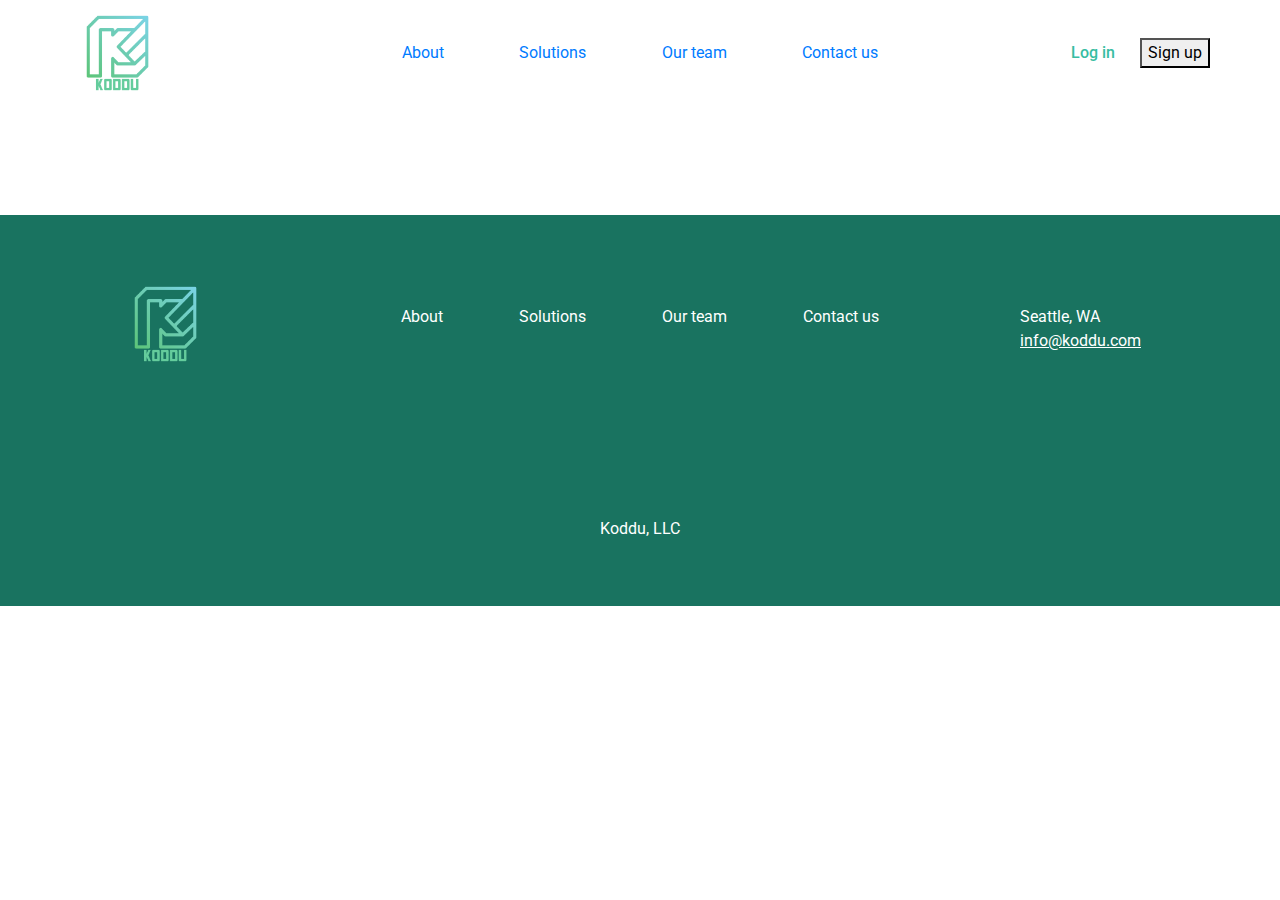
<file: pages/page-template.html>
<!DOCTYPE html>
<html lang="en">

<head>
    <meta charset="UTF-8" />
    <meta name="viewport" content="width=device-width, initial-scale=1.0" />
    <link rel="shortcut icon" type="image/x-icon" href="./assets/images/favicon.png" />
    <!-- This site uses bootstrap -->
    <link rel="stylesheet" href="https://stackpath.bootstrapcdn.com/bootstrap/4.5.2/css/bootstrap.min.css" />
    <!-- CSS -->
    <link rel="stylesheet" href="../styles/header.min.css">
    <link rel="stylesheet" href="../styles/footer.min.css">
    <!-- Fonts -->
    <link rel="preconnect" href="https://fonts.gstatic.com">
    <link href="https://fonts.googleapis.com/css2?family=EB+Garamond:wght@400;500;600;700;800&display=swap"
        rel="stylesheet">
    <link href="https://fonts.googleapis.com/css2?family=Roboto:wght@400;500;700&display=swap" rel="stylesheet">
    <title>KodduWeb</title>
</head>

<body>
    <div class="page container">
        <header class="header align-items-center">
            <div class="row align-items-center">
                <div class="col-xl-2 col-lg-2 col-md-1 col-3 px-0">
                    <a href="/"><img src="../assets/images/logo.png" alt="koddu web logo" class="header__logo" /></a>
                </div>

                <div class="col-xl-8 col-lg-7 col-md-9 header__nav__wrapper">
                    <nav class="header__nav d-flex justify-content-around mx-auto navbar">
                        <a class="header__nav__link" href="#">About</a>
                        <a class="header__nav__link" href="#">Solutions</a>
                        <a class="header__nav__link" href="#">Our team</a>
                        <a class="header__nav__link" href="#">Contact us</a>
                    </nav>
                </div>

                <div class="col-xl-2 col-lg-3 px-0 col-md-2 col-9">
                    <div class="header-cta__wrapper d-flex justify-content-end align-items-center">
                        <a href="#" class="header-cta__link">Log in</a>
                        <a href="#"><button class="header-cta__button button">
                                Sign up
                            </button></a>
                    </div>
                </div>
            </div>

    </div>

    <div class="container header__mobile-menu__wrapper">
        <div class="header__mobile-menu container">
            <nav class="navbar navbar-expand-lg px-0">
                <button class="navbar-toggler px-0" type="button" data-toggle="collapse"
                    data-target="#navbarSupportedContent" aria-controls="navbarSupportedContent" aria-expanded="false"
                    aria-label="Toggle navigation">
                    <img src="../assets/images/hamburger.svg" alt="">
                </button>

                <div class="collapse navbar-collapse" id="navbarSupportedContent">
                    <ul class="navbar-nav mr-auto">
                        <li class="nav-item">
                            <a class="header__nav__link" href="#">About</a>
                        </li>
                        <li class="nav-item">
                            <a class="header__nav__link" href="#">Solutions</a>
                        </li>
                        <li class="nav-item">
                            <a class="header__nav__link" href="#">Our team</a>
                        </li>
                        <li class="nav-item">
                            <a class="header__nav__link" href="#">Contact us</a>
                        </li>
                    </ul>
                </div>
            </nav>
        </div>
    </div>

    </header>

    <div class="page container">
        <main class="main">
            <!-- ! CONTENT GOES HERE -->
        </main>
    </div>

    <div class="footer__wrapper container-fluid px-0">
        <footer class="footer container">
            <div class="row align-items-start">
                <div class="col-md-2 col-sm-3 col-12 px-0 d-flex justify-content-center">
                    <img src="../assets/images/logo.png" alt="koddu web logo" class="header__logo footer__logo" />
                </div>

                <div class="col-md-8 col-sm-5 col-6 footer-pages">
                    <nav class="header__nav d-flex justify-content-around mx-auto container">
                        <a class="header__nav__link" href="#">About</a>
                        <a class="header__nav__link" href="#">Solutions</a>
                        <a class="header__nav__link" href="#">Our team</a>
                        <a class="header__nav__link" href="#">Contact us</a>
                    </nav>
                </div>
                <div class="col-md-2 col-sm-4 col-6 px-sm-0 position-static footer-info">
                    <p>Seattle, WA</p>
                    <a href="#" class="footer__link mail">info@koddu.com</a>
                    <p class="footer__copyright">Koddu, LLC</p>
                </div>
            </div>
        </footer>
    </div>
    <!-- Jquery -->
    <script src="https://code.jquery.com/jquery-3.5.1.min.js"
        integrity="sha256-9/aliU8dGd2tb6OSsuzixeV4y/faTqgFtohetphbbj0=" crossorigin="anonymous"></script>
    <!-- Bootstrap JS\-->
    <script src="https://stackpath.bootstrapcdn.com/bootstrap/4.5.2/js/bootstrap.min.js"
        integrity="sha384-B4gt1jrGC7Jh4AgTPSdUtOBvfO8shuf57BaghqFfPlYxofvL8/KUEfYiJOMMV+rV"
        crossorigin="anonymous"></script>
</body>
</file>
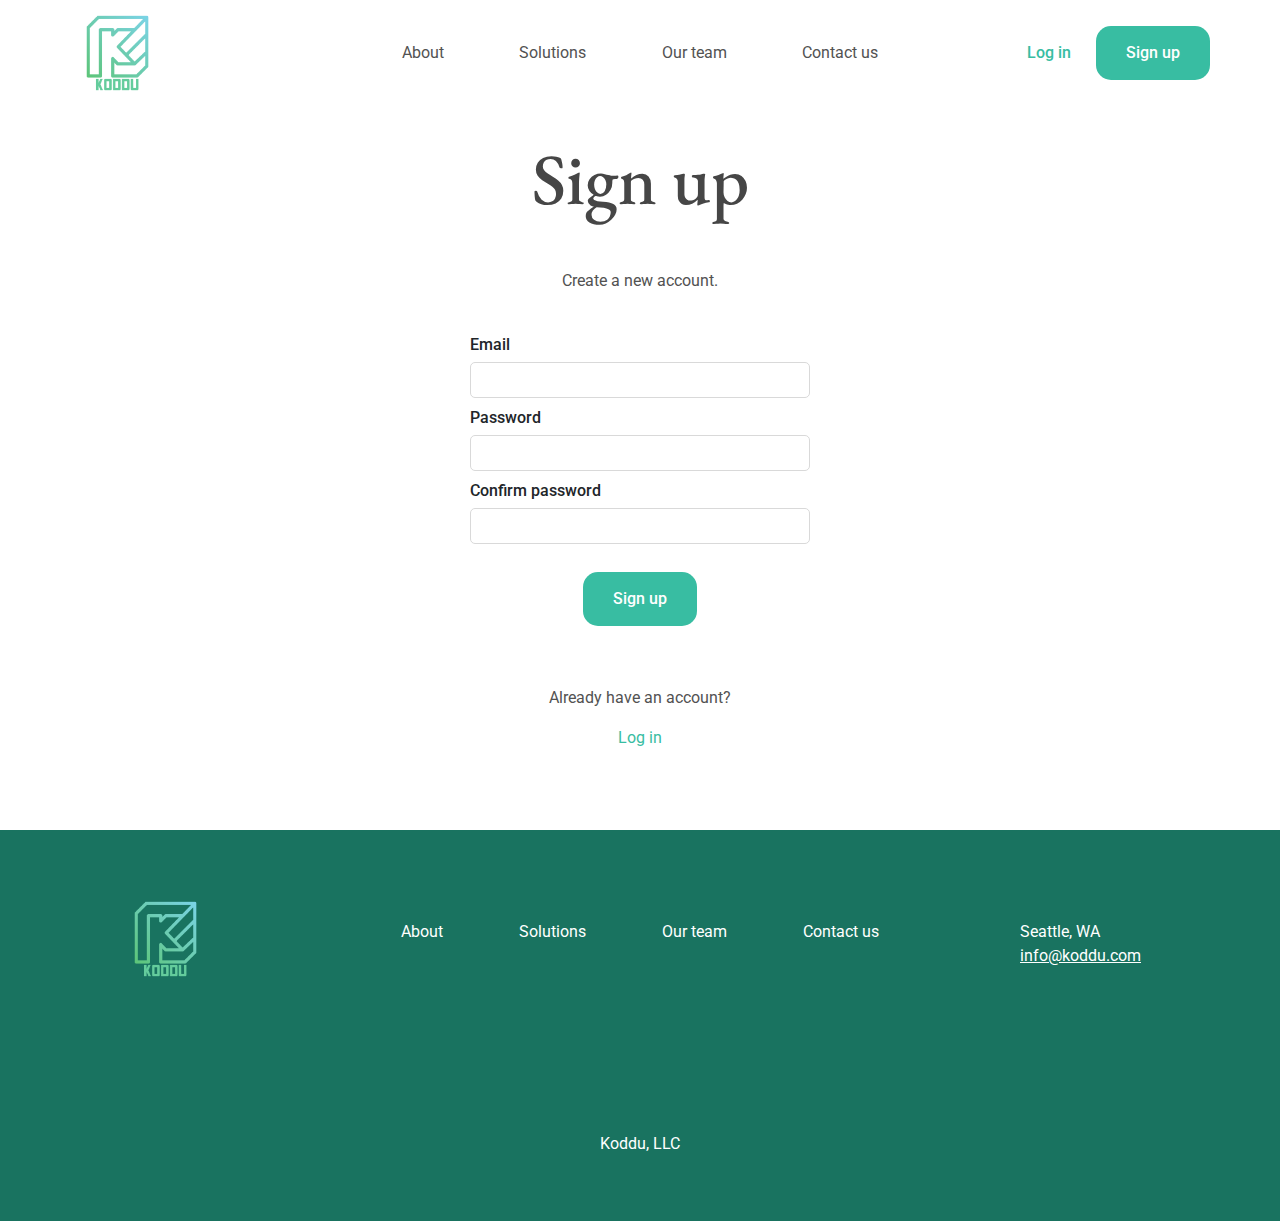
<file: pages/signup.html>
<!DOCTYPE html>
<html lang="en">

<head>
    <meta charset="UTF-8" />
    <meta name="viewport" content="width=device-width, initial-scale=1.0" />
    <link rel="shortcut icon" type="image/x-icon" href="../assets/images/favicon.png" />
    <!-- This site uses bootstrap -->
    <link rel="stylesheet" href="https://stackpath.bootstrapcdn.com/bootstrap/4.5.2/css/bootstrap.min.css" />
    <!-- CSS -->
    <link rel="stylesheet" href="../styles/global.min.css">
    <link rel="stylesheet" href="../styles/login-signup.min.css">
    <link rel="stylesheet" href="../styles/header.min.css">
    <link rel="stylesheet" href="../styles/footer.min.css">
    <!-- Fonts -->
    <link rel="preconnect" href="https://fonts.gstatic.com">
    <link href="https://fonts.googleapis.com/css2?family=EB+Garamond:wght@400;500;600;700;800&display=swap"
        rel="stylesheet">
    <link href="https://fonts.googleapis.com/css2?family=Roboto:wght@400;500;700&display=swap" rel="stylesheet">
    <title>KodduWeb</title>
</head>

<body>
    <div class="page container">
        <header class="header align-items-center">
            <div class="row align-items-center">
                <div class="col-xl-2 col-lg-2 col-md-1 col-3 px-0">
                    <a href="/"><img src="../assets/images/logo.png" alt="koddu web logo" class="header__logo" /></a>
                </div>

                <div class="col-xl-8 col-lg-7 col-md-9 header__nav__wrapper">
                    <nav class="header__nav d-flex justify-content-around mx-auto navbar">
                        <a class="header__nav__link" href="./about.html">About</a>
                        <a class="header__nav__link" href="./solutions.html">Solutions</a>
                        <a class="header__nav__link" href="./team.html">Our team</a>
                        <a class="header__nav__link" href="./contact.html">Contact us</a>
                    </nav>
                </div>

                <div class="col-xl-2 col-lg-3 px-0 col-md-2 col-9">
                    <div class="header-cta__wrapper d-flex justify-content-end align-items-center">
                        <a href="./login.html" class="header-cta__link">Log in</a>
                        <a href="./signup.html"><button class="header-cta__button button">
                                Sign up
                            </button></a>
                    </div>
                </div>
            </div>

    </div>

    <div class="container header__mobile-menu__wrapper">
        <div class="header__mobile-menu container">
            <nav class="navbar navbar-expand-lg px-0">
                <button class="navbar-toggler px-0" type="button" data-toggle="collapse"
                    data-target="#navbarSupportedContent" aria-controls="navbarSupportedContent" aria-expanded="false"
                    aria-label="Toggle navigation">
                    <img src="../assets/images/hamburger.svg" alt="">
                </button>

                <div class="collapse navbar-collapse" id="navbarSupportedContent">
                    <ul class="navbar-nav mr-auto">
                        <li class="nav-item">
                            <a class="header__nav__link" href="./about.html">About</a>
                        </li>
                        <li class="nav-item">
                            <a class="header__nav__link" href="./solutions.html">Solutions</a>
                        </li>
                        <li class="nav-item">
                            <a class="header__nav__link" href="./team.html">Our team</a>
                        </li>
                        <li class="nav-item">
                            <a class="header__nav__link" href="./contact.html">Contact us</a>
                        </li>
                    </ul>
                </div>
            </nav>
        </div>
    </div>

    </header>

    <div class="page container">
        <main class="main">
            <!-- ! CONTENT GOES HERE -->
            <h1 class="page__title">
                Sign up
            </h1>
            <p class="form__text">
                Create a new account.
            </p>
            <form action="#" class="form">
                <div class="form-flex">
                    <label for="email" class="form-label">
                        Email
                        <input type="email" id="email" />
                    </label>
                    <label for="password" class="form-label">
                        Password
                        <input type="password" id="password" />
                    </label>
                    <label for="confirm-password" class="form-label">
                        Confirm password
                        <input type="confirm-password" id="password" />
                    </label>
                </div>
                <div class="submit__wrapper">
                    <button type="submit" class="button">Sign up</button>
                </div>
            </form>
            <div class="form-under">
                <p class="have-an-account">Already have an account?</p>
                <a href="./login.html" class="link signup-link">Log in</a>
            </div>
        </main>
    </div>

    <div class="footer__wrapper container-fluid px-0">
        <footer class="footer container">
            <div class="row align-items-start">
                <div class="col-md-2 col-sm-3 col-12 px-0 d-flex justify-content-center">
                    <img src="../assets/images/logo.png" alt="koddu web logo" class="header__logo footer__logo" />
                </div>

                <div class="col-md-8 col-sm-5 col-6 footer-pages">
                    <nav class="header__nav d-flex justify-content-around mx-auto container">
                        <a class="header__nav__link" href="./about.html">About</a>
                        <a class="header__nav__link" href="./solutions.html">Solutions</a>
                        <a class="header__nav__link" href="./team.html">Our team</a>
                        <a class="header__nav__link" href="./contact.html">Contact us</a>
                    </nav>
                </div>
                <div class="col-md-2 col-sm-4 col-6 px-sm-0 position-static footer-info">
                    <p>Seattle, WA</p>
                    <a href="mailto:info@koddu.com" class="footer__link mail">info@koddu.com</a>
                    <p class="footer__copyright">Koddu, LLC</p>
                </div>
            </div>
        </footer>
    </div>
    <!-- Jquery -->
    <script src="https://code.jquery.com/jquery-3.5.1.min.js"
        integrity="sha256-9/aliU8dGd2tb6OSsuzixeV4y/faTqgFtohetphbbj0=" crossorigin="anonymous"></script>
    <!-- Bootstrap JS\-->
    <script src="https://stackpath.bootstrapcdn.com/bootstrap/4.5.2/js/bootstrap.min.js"
        integrity="sha384-B4gt1jrGC7Jh4AgTPSdUtOBvfO8shuf57BaghqFfPlYxofvL8/KUEfYiJOMMV+rV"
        crossorigin="anonymous"></script>
</body>
</file>
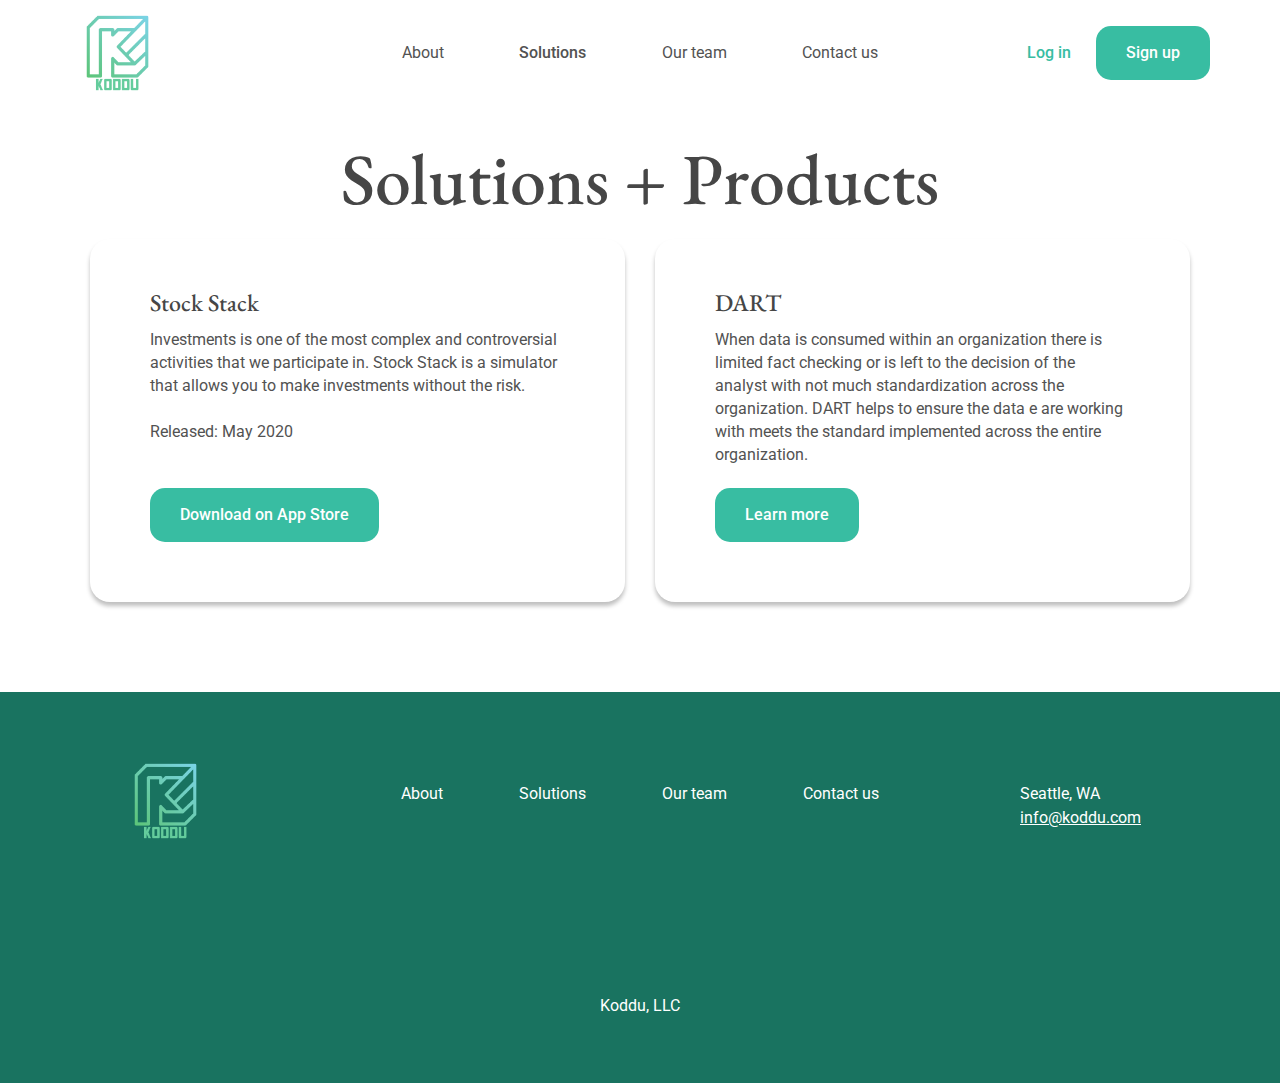
<file: pages/solutions.html>
<!DOCTYPE html>
<html lang="en">

<head>
    <meta charset="UTF-8" />
    <meta name="viewport" content="width=device-width, initial-scale=1.0" />
    <link rel="shortcut icon" type="image/x-icon" href="../assets/images/favicon.png" />
    <!-- This site uses bootstrap -->
    <link rel="stylesheet" href="https://stackpath.bootstrapcdn.com/bootstrap/4.5.2/css/bootstrap.min.css" />
    <!-- CSS -->
    <link rel="stylesheet" href="../styles/global.min.css">
    <link rel="stylesheet" href="../styles/solutions.min.css">
    <link rel="stylesheet" href="../styles/header.min.css">
    <link rel="stylesheet" href="../styles/footer.min.css">
    <!-- Fonts -->
    <link rel="preconnect" href="https://fonts.gstatic.com">
    <link href="https://fonts.googleapis.com/css2?family=EB+Garamond:wght@400;500;600;700;800&display=swap"
        rel="stylesheet">
    <link href="https://fonts.googleapis.com/css2?family=Roboto:wght@400;500;700&display=swap" rel="stylesheet">
    <title>KodduWeb</title>
</head>

<body>
    <div class="page container">
        <header class="header align-items-center">
            <div class="row align-items-center">
                <div class="col-xl-2 col-lg-2 col-md-1 col-3 px-0">
                    <a href="/"><img src="../assets/images/logo.png" alt="koddu web logo" class="header__logo" /></a>
                </div>

                <div class="col-xl-8 col-lg-7 col-md-9 header__nav__wrapper">
                    <nav class="header__nav d-flex justify-content-around mx-auto navbar">
                        <a class="header__nav__link" href="./about.html">About</a>
                        <a class="header__nav__link header__active-link" href="./solutions.html">Solutions</a>
                        <a class="header__nav__link" href="./team.html">Our team</a>
                        <a class="header__nav__link" href="./contact.html">Contact us</a>
                    </nav>
                </div>

                <div class="col-xl-2 col-lg-3 px-0 col-md-2 col-9">
                    <div class="header-cta__wrapper d-flex justify-content-end align-items-center">
                        <a href="./login.html" class="header-cta__link">Log in</a>
                        <a href="./signup.html"><button class="header-cta__button button">
                                Sign up
                            </button></a>
                    </div>
                </div>
            </div>

    </div>

    <div class="container header__mobile-menu__wrapper">
        <div class="header__mobile-menu container">
            <nav class="navbar navbar-expand-lg px-0">
                <button class="navbar-toggler px-0" type="button" data-toggle="collapse"
                    data-target="#navbarSupportedContent" aria-controls="navbarSupportedContent" aria-expanded="false"
                    aria-label="Toggle navigation">
                    <img src="../assets/images/hamburger.svg" alt="">
                </button>

                <div class="collapse navbar-collapse" id="navbarSupportedContent">
                    <ul class="navbar-nav mr-auto">
                        <li class="nav-item">
                            <a class="header__nav__link" href="./about.html">About</a>
                        </li>
                        <li class="nav-item">
                            <a class="header__nav__link header__active-link" href="./solutions.html">Solutions</a>
                        </li>
                        <li class="nav-item">
                            <a class="header__nav__link" href="./team.html">Our team</a>
                        </li>
                        <li class="nav-item">
                            <a class="header__nav__link" href="./contact.html">Contact us</a>
                        </li>
                    </ul>
                </div>
            </nav>
        </div>
    </div>

    </header>

    <div class="page container">
        <main class="main">
            <!-- ! CONTENT GOES HERE -->
            <h1 class="page__title">
                Solutions + Products
            </h1>
            <section class="solutions__grid">
                <div class="solution">
                    <h2 class="solution__title">
                        Stock Stack
                    </h2>
                    <p class="solution__info">
                        Investments is one of the most complex and controversial activities that we participate in.
                        Stock Stack is a simulator that allows you to make investments without the risk.
                        <br><br>
                        Released: May 2020
                    </p>
                    <button class="solution__button button">
                        Download on App Store
                    </button>
                </div>

                <div class="solution">
                    <h2 class="solution__title">
                        DART
                    </h2>
                    <p class="solution__info">
                        When data is consumed within an organization there is limited fact checking or is left to the
                        decision of the analyst with not much standardization across the organization. DART helps to
                        ensure the data e are working with meets the standard implemented across the entire
                        organization.
                    </p>
                    <button class="solution__button button">
                        Learn more
                    </button>
                </div>

            </section>
        </main>
    </div>

    <div class="footer__wrapper container-fluid px-0">
        <footer class="footer container">
            <div class="row align-items-start">
                <div class="col-md-2 col-sm-3 col-12 px-0 d-flex justify-content-center">
                    <img src="../assets/images/logo.png" alt="koddu web logo" class="header__logo footer__logo" />
                </div>

                <div class="col-md-8 col-sm-5 col-6 footer-pages">
                    <nav class="header__nav d-flex justify-content-around mx-auto container">
                        <a class="header__nav__link" href="./about.html">About</a>
                        <a class="header__nav__link" href="./solutions.html">Solutions</a>
                        <a class="header__nav__link" href="./team.html">Our team</a>
                        <a class="header__nav__link" href="./contact.html">Contact us</a>
                    </nav>
                </div>
                <div class="col-md-2 col-sm-4 col-6 px-sm-0 position-static footer-info">
                    <p>Seattle, WA</p>
                    <a href="mailto:info@koddu.com" class="footer__link mail">info@koddu.com</a>
                    <p class="footer__copyright">Koddu, LLC</p>
                </div>
            </div>
        </footer>
    </div>
    <!-- Jquery -->
    <script src="https://code.jquery.com/jquery-3.5.1.min.js"
        integrity="sha256-9/aliU8dGd2tb6OSsuzixeV4y/faTqgFtohetphbbj0=" crossorigin="anonymous"></script>
    <!-- Bootstrap JS\-->
    <script src="https://stackpath.bootstrapcdn.com/bootstrap/4.5.2/js/bootstrap.min.js"
        integrity="sha384-B4gt1jrGC7Jh4AgTPSdUtOBvfO8shuf57BaghqFfPlYxofvL8/KUEfYiJOMMV+rV"
        crossorigin="anonymous"></script>
</body>
</file>
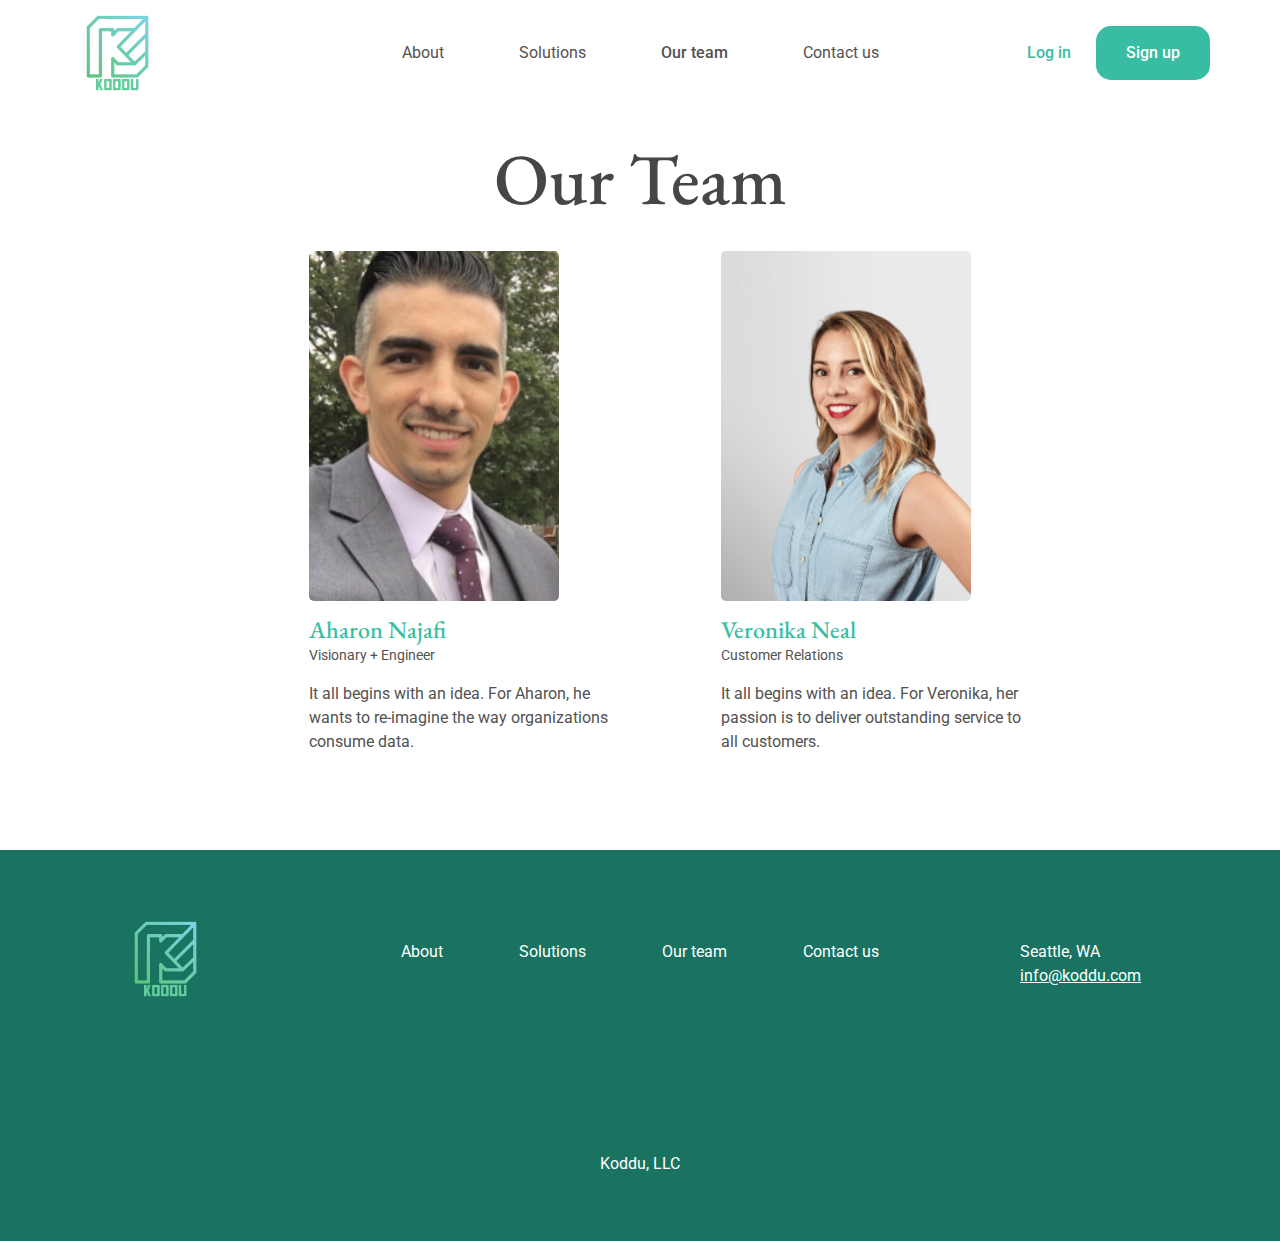
<file: pages/team.html>
<!DOCTYPE html>
<html lang="en">

<head>
    <meta charset="UTF-8" />
    <meta name="viewport" content="width=device-width, initial-scale=1.0" />
    <link rel="shortcut icon" type="image/x-icon" href="../assets/images/favicon.png" />
    <!-- This site uses bootstrap -->
    <link rel="stylesheet" href="https://stackpath.bootstrapcdn.com/bootstrap/4.5.2/css/bootstrap.min.css" />
    <!-- CSS -->
    <link rel="stylesheet" href="../styles/global.min.css">
    <link rel="stylesheet" href="../styles/team.min.css">
    <link rel="stylesheet" href="../styles/header.min.css">
    <link rel="stylesheet" href="../styles/footer.min.css">
    <!-- Fonts -->
    <link rel="preconnect" href="https://fonts.gstatic.com">
    <link href="https://fonts.googleapis.com/css2?family=EB+Garamond:wght@400;500;600;700;800&display=swap"
        rel="stylesheet">
    <link href="https://fonts.googleapis.com/css2?family=Roboto:wght@400;500;700&display=swap" rel="stylesheet">
    <title>KodduWeb</title>
</head>

<body>
    <div class="page container">
        <header class="header align-items-center">
            <div class="row align-items-center">
                <div class="col-xl-2 col-lg-2 col-md-1 col-3 px-0">
                    <a href="/"><img src="../assets/images/logo.png" alt="koddu web logo" class="header__logo" /></a>
                </div>

                <div class="col-xl-8 col-lg-7 col-md-9 header__nav__wrapper">
                    <nav class="header__nav d-flex justify-content-around mx-auto navbar">
                        <a class="header__nav__link" href="./about.html">About</a>
                        <a class="header__nav__link" href="./solutions.html">Solutions</a>
                        <a class="header__nav__link header__active-link" href="./team.html">Our team</a>
                        <a class="header__nav__link" href="./contact.html">Contact us</a>
                    </nav>
                </div>

                <div class="col-xl-2 col-lg-3 px-0 col-md-2 col-9">
                    <div class="header-cta__wrapper d-flex justify-content-end align-items-center">
                        <a href="./login.html" class="header-cta__link">Log in</a>
                        <a href="./signup.html"><button class="header-cta__button button">
                                Sign up
                            </button></a>
                    </div>
                </div>
            </div>

    </div>

    <div class="container header__mobile-menu__wrapper">
        <div class="header__mobile-menu container">
            <nav class="navbar navbar-expand-lg px-0">
                <button class="navbar-toggler px-0" type="button" data-toggle="collapse"
                    data-target="#navbarSupportedContent" aria-controls="navbarSupportedContent" aria-expanded="false"
                    aria-label="Toggle navigation">
                    <img src="../assets/images/hamburger.svg" alt="">
                </button>

                <div class="collapse navbar-collapse" id="navbarSupportedContent">
                    <ul class="navbar-nav mr-auto">
                        <li class="nav-item">
                            <a class="header__nav__link" href="./about.html">About</a>
                        </li>
                        <li class="nav-item">
                            <a class="header__nav__link" href="./solutions.html">Solutions</a>
                        </li>
                        <li class="nav-item">
                            <a class="header__nav__link header__active-link" href="./team.html">Our team</a>
                        </li>
                        <li class="nav-item">
                            <a class="header__nav__link" href="./contact.html">Contact us</a>
                        </li>
                    </ul>
                </div>
            </nav>
        </div>
    </div>

    </header>

    <div class="page container">
        <main class="main">
            <!-- ! CONTENT GOES HERE -->
            <h1 class="page__title">
                Our Team
            </h1>
            <div class="team__grid">
                <div class="member">
                    <img src="../assets/images/team-aharon.jpg" alt="Aharon Najafi" class="member__photo">
                    <div class="member__content">
                        <h2 class="member__name">Aharon Najafi</h2>
                        <p class="member__post">Visionary + Engineer</p>
                        <p class="member__info">It all begins with an idea. For Aharon, he wants to re-imagine the way organizations consume data.</p>
                    </div>
                </div>

                <div class="member">
                    <img src="../assets/images/team-veronika.jpg" alt="Veronika Neal" class="member__photo">
                    <div class="member__content">
                        <h2 class="member__name">Veronika Neal</h2>
                        <p class="member__post">Customer Relations</p>
                        <p class="member__info">It all begins with an idea. For Veronika, her passion is to deliver outstanding service to all customers.</p>
                    </div>
                </div>
            </div>
        </main>
    </div>

    <div class="footer__wrapper container-fluid px-0">
        <footer class="footer container">
            <div class="row align-items-start">
                <div class="col-md-2 col-sm-3 col-12 px-0 d-flex justify-content-center">
                    <img src="../assets/images/logo.png" alt="koddu web logo" class="header__logo footer__logo" />
                </div>

                <div class="col-md-8 col-sm-5 col-6 footer-pages">
                    <nav class="header__nav d-flex justify-content-around mx-auto container">
                        <a class="header__nav__link" href="./about.html">About</a>
                        <a class="header__nav__link" href="./solutions.html">Solutions</a>
                        <a class="header__nav__link" href="./team.html">Our team</a>
                        <a class="header__nav__link" href="./contact.html">Contact us</a>
                    </nav>
                </div>
                <div class="col-md-2 col-sm-4 col-6 px-sm-0 position-static footer-info">
                    <p>Seattle, WA</p>
                    <a href="mailto:info@koddu.com" class="footer__link mail">info@koddu.com</a>
                    <p class="footer__copyright">Koddu, LLC</p>
                </div>
            </div>
        </footer>
    </div>
    <!-- Jquery -->
    <script src="https://code.jquery.com/jquery-3.5.1.min.js"
        integrity="sha256-9/aliU8dGd2tb6OSsuzixeV4y/faTqgFtohetphbbj0=" crossorigin="anonymous"></script>
    <!-- Bootstrap JS\-->
    <script src="https://stackpath.bootstrapcdn.com/bootstrap/4.5.2/js/bootstrap.min.js"
        integrity="sha384-B4gt1jrGC7Jh4AgTPSdUtOBvfO8shuf57BaghqFfPlYxofvL8/KUEfYiJOMMV+rV"
        crossorigin="anonymous"></script>
</body>
</file>
<file: styles/global.min.css>
html,body{width:100%;height:100%}body{font-family:"EB Garamond", Arial, Helvetica, sans-serif}.page{overflow-x:hidden}.page__title{font-size:72px;text-align:center}@media (max-width: 1200px){.page__title{font-size:64px}}@media (max-width: 991px){.page__title{font-size:48px}}@media (max-width: 767px){.page__title{font-size:36px;margin-top:50px}}@media (max-width: 575px){.page__title{font-size:24px}}h1,h2,h3,h4,h5,h6{color:#464646;font-weight:500;-webkit-transition-duration:230ms;transition-duration:230ms}h1:hover,h2:hover,h3:hover,h4:hover,h5:hover,h6:hover{-webkit-transition-duration:230ms;transition-duration:230ms}p,a,span{color:#525252;-webkit-transition-duration:230ms;transition-duration:230ms}p:hover,a:hover,span:hover{-webkit-transition-duration:230ms;transition-duration:230ms}main{padding:0 5px}button:focus{outline:none}.button,p,.mail{font-family:"Roboto", Arial, Helvetica, sans-serif}.button{color:white;border:none;padding:15px 30px;border-radius:15px;background-color:#38bda2;font-weight:500}.button.outlined{background-color:transparent;border:1px solid #38bda2;color:#38bda2}
</file>
<file: styles/index.min.css>
.hero{margin-top:100px}.hero__title{font-size:96px;position:relative;white-space:nowrap;z-index:9}.hero__image{max-width:100%}.hero__content{position:relative}.hero-cta{position:absolute;display:-webkit-box;display:-ms-flexbox;display:flex;-webkit-box-align:center;-ms-flex-align:center;align-items:center;bottom:0}.hero-cta span{padding:0 7px}.hero-cta .hero-cta__link{color:#38bda2;text-decoration:underline;font-size:16px;font-weight:500}@media (max-width: 1200px){.hero{margin-top:75px}.hero-cta{position:static;margin-top:70px}.hero__image{position:absolute;bottom:0;right:0;width:380px;height:250px}}@media (max-width: 992px){.hero__image{top:0;width:100%}.hero__title{font-size:72px}.hero-cta span{padding:0}.hero-cta div{margin-left:50px;display:-webkit-box;display:-ms-flexbox;display:flex;-webkit-box-orient:vertical;-webkit-box-direction:normal;-ms-flex-direction:column;flex-direction:column}}@media (max-width: 767px){.hero__title{font-size:48px}.hero__image{max-width:100%;height:130px;top:0}}@media (max-width: 575px){.hero__title{font-size:40px}.hero.row{-webkit-box-orient:vertical;-webkit-box-direction:reverse;-ms-flex-direction:column-reverse;flex-direction:column-reverse;-webkit-box-align:center;-ms-flex-align:center;align-items:center}.hero .col-12{display:-webkit-box;display:-ms-flexbox;display:flex;-webkit-box-orient:vertical;-webkit-box-direction:normal;-ms-flex-direction:column;flex-direction:column;-webkit-box-align:center;-ms-flex-align:center;align-items:center;text-align:center}.hero__image{position:static;width:250px;height:170px;margin-bottom:15px}.hero-cta{-webkit-box-orient:vertical;-webkit-box-direction:normal;-ms-flex-direction:column;flex-direction:column;margin-top:30px}.hero-cta div{margin-left:0;text-align:center}.hero-cta span{margin:10px 0}}.fresh-perspective{margin-top:150px}.fresh-perspective__image{padding:30px}.fresh-perspective__content h2{line-height:45px;max-width:60%;margin-bottom:30px}.fresh-perspective__content p{line-height:23px;width:88%}@media (max-width: 1200px){.fresh-perspective__image{padding:0}.fresh-perspective__content h2{max-width:80%}.fresh-perspective__content p{width:91%}}@media (max-width: 991px){.fresh-perspective__image{width:250px;height:170px}.fresh-perspective__content h2{max-width:100%}.fresh-perspective__content p{width:100%}}@media (max-width: 767px){.fresh-perspective__image{width:130px;height:100px}.fresh-perspective__content h2{max-width:100%;font-size:24px;line-height:31px}.fresh-perspective__content p{width:80%;font-size:12px;line-height:18px}}@media (max-width: 600px){.fresh-perspective{margin-top:90px}.fresh-perspective__image__wrapper{display:-webkit-box;display:-ms-flexbox;display:flex;-webkit-box-pack:center;-ms-flex-pack:center;justify-content:center;margin-bottom:20px}.fresh-perspective__content{display:-webkit-box;display:-ms-flexbox;display:flex;-webkit-box-orient:vertical;-webkit-box-direction:normal;-ms-flex-direction:column;flex-direction:column}.fresh-perspective__content h2{max-width:65%;margin-left:auto;margin-right:auto;text-align:center;font-size:24px;line-height:31px}.fresh-perspective__content p{max-width:65%;margin-left:auto;margin-right:auto;font-size:12px;line-height:18px}}@media (max-width: 440px){.fresh-perspective__content h2{max-width:90%}.fresh-perspective__content p{max-width:90%}}.focus__wrapper{width:100%;background:#197360}.focus__background-item{max-height:300px}.focus__title{text-align:center;color:#fff}.areas{margin-top:30px}.areas-grid{margin-top:30px;display:-ms-grid;display:grid;-ms-grid-columns:1fr 1fr;grid-template-columns:1fr 1fr;-webkit-column-gap:30px;column-gap:30px;row-gap:30px}.areas__item{background:white;-webkit-box-shadow:0px 4px 4px rgba(0,0,0,0.25);box-shadow:0px 4px 4px rgba(0,0,0,0.25);border-radius:20px;height:300px;width:99%;padding:50px 0 60px}.areas-button__wrapper{margin-top:30px;z-index:999;position:relative}.areas-button{position:absolute;top:30px}@media (max-width: 1200px){.areas__image{width:140px;height:120px}.areas-button{position:absolute;top:20px}}@media (max-width: 991px){.focus__background-item{max-height:200px}.focus__background-bottom{max-height:150px}.areas{-ms-flex-wrap:wrap;flex-wrap:wrap}.areas__item{height:100%;width:100%;padding:30px 40px;display:block !important}.areas__item__image-wrapper{display:-webkit-box;display:-ms-flexbox;display:flex;-webkit-box-pack:center;-ms-flex-pack:center;justify-content:center;height:120px;margin-bottom:15px}.area__item-content{display:-webkit-box;display:-ms-flexbox;display:flex;-webkit-box-orient:vertical;-webkit-box-direction:normal;-ms-flex-direction:column;flex-direction:column}.area__item-content h3{font-size:24px;margin-bottom:25px}.area__item-content p{font-size:14px}}@media (max-width: 767px){.areas__item{padding:10px 15px}.area__item-content p{font-size:12px}.areas-button{position:absolute;top:5px}}@media (max-width: 575px){.areas-grid{-ms-grid-columns:1fr;grid-template-columns:1fr}.areas__item{width:50%}.area__item-content h3{margin-bottom:15px}.area__item-content p{max-width:90%}}@media (max-width: 500px){.areas__item{width:60%}}@media (max-width: 450px){.areas__item{width:70%}}@media (max-width: 400px){.areas__item{width:80%}}@media (max-width: 350px){.areas__item{width:90%}}.quote{margin-top:50px}.quote div{max-width:88%}.quote h1{font-size:72px;color:#2b8c79}.quote p{font-weight:500;margin-top:50px}@media (max-width: 1200px){.quote div{max-width:100%}.quote h1{font-size:64px}}@media (max-width: 991px){.quote div{max-width:100%}.quote h1{font-size:48px}.quote p{margin-top:0px}}@media (max-width: 767px){.quote div{max-width:90%}.quote h1{font-size:36px}}@media (max-width: 575px){.quote h1{font-size:24px}.quote p{font-size:12px}}.get-in-touch{margin-top:75px}.get-in-touch__text{margin-bottom:40px;font-size:36px}.get-in-touch__link{color:#38bda2;font-size:48px;text-decoration:underline}.get-in-touch__link:hover{color:#38bda2}@media (max-width: 1200px){.get-in-touch__text{margin-bottom:10px}.get-in-touch__link{font-size:36px}.get-in-touch__content-wrapper{padding-left:70px}}@media (max-width: 991px){.get-in-touch__text{font-size:32px}.get-in-touch__image{width:330px;height:270px}.get-in-touch__content-wrapper{padding-left:50px}}@media (max-width: 767px){.get-in-touch__text{font-size:24px}.get-in-touch__image{width:270px;height:220px}.get-in-touch__link{font-size:24px}.get-in-touch__content-wrapper{padding-left:50px}}@media (max-width: 575px){.get-in-touch__content-wrapper{padding-left:0px;display:-webkit-box;display:-ms-flexbox;display:flex;-webkit-box-orient:vertical;-webkit-box-direction:normal;-ms-flex-direction:column;flex-direction:column;-webkit-box-align:center;-ms-flex-align:center;align-items:center;-webkit-box-pack:center;-ms-flex-pack:center;justify-content:center}.get-in-touch__image-wrapper{display:none}}
</file>
<file: styles/header.min.css>
.header{margin-top:15px;font-family:"Roboto", Arial, Helvetica, sans-serif;overflow-y:visible;height:120px}.header__logo{width:95px;height:76px}.header__nav{max-width:80%}.header__nav .header__nav__link:hover{text-decoration:none;color:#38bda2}.header__active-link{font-weight:500}.header-cta__wrapper .header-cta__link{margin-right:25px;font-weight:500;color:#38bda2}.header-cta__wrapper .header-cta__link:hover{text-decoration:none}.header__mobile-menu{display:none}@media (max-width: 992px){.header-cta__wrapper{-webkit-box-orient:vertical;-webkit-box-direction:reverse;-ms-flex-direction:column-reverse;flex-direction:column-reverse;position:relative}.header-cta__wrapper .header-cta__link{position:absolute;z-index:999;top:50px;margin-right:0;margin-top:10px}}@media (max-width: 767px){.header{height:100px}.header-cta__wrapper{-webkit-box-orient:horizontal;-webkit-box-direction:normal;-ms-flex-direction:row;flex-direction:row}.header-cta__wrapper .header-cta__link{position:static;margin-top:0;margin-right:25px}.header__nav__wrapper{display:none}.header__mobile-menu__wrapper{background:#197360}.header-cta__button{margin-right:15px}.header__mobile-menu{display:block;padding:5px 0}.header__mobile-menu .navbar-nav{margin-top:15px}.header__mobile-menu .nav-item{margin:5px 0}.header__mobile-menu .nav-item a{color:white;font-size:16px}}@media (max-width: 600px){.header{height:120px}.header__logo{-webkit-transform:translateY(5px);transform:translateY(5px)}.header .col-9{display:-webkit-box;display:-ms-flexbox;display:flex;-webkit-box-pack:end;-ms-flex-pack:end;justify-content:flex-end}.header-cta__wrapper{-webkit-box-orient:vertical;-webkit-box-direction:reverse;-ms-flex-direction:column-reverse;flex-direction:column-reverse;position:relative}.header-cta__wrapper .header-cta__link{position:absolute;z-index:999;top:50px;margin-right:15px;margin-top:10px}}
</file>
<file: styles/footer.min.css>
.footer__wrapper{margin-top:80px;background-color:#197360;padding:90px 0 65px}.footer__wrapper a,.footer__wrapper p,.footer__wrapper span{color:white}.footer{font-family:"Roboto", Arial, Helvetica, sans-serif}.footer p{margin-bottom:0}.footer .header__logo{-webkit-transform:translateY(-25%);transform:translateY(-25%)}.footer__link{text-decoration:underline}.footer{position:relative;padding-bottom:160px}.footer__copyright{bottom:0;left:50%;-webkit-transform:translateX(-50%);transform:translateX(-50%);position:absolute}@media (max-width: 767px){.footer .header__logo{-webkit-transform:none;transform:none}.footer-pages .header__nav{max-width:100%;-webkit-box-orient:vertical !important;-webkit-box-direction:normal !important;-ms-flex-direction:column !important;flex-direction:column !important;-webkit-box-align:start;-ms-flex-align:start;align-items:flex-start;text-align:left}.footer-pages .header__nav a{margin:7px 0}.footer-info{display:-webkit-box;display:-ms-flexbox;display:flex;-webkit-box-orient:vertical;-webkit-box-direction:normal;-ms-flex-direction:column;flex-direction:column;-webkit-box-align:end;-ms-flex-align:end;align-items:end;text-align:center}.footer-info p,.footer-info .footer__link{padding:7px 0}.footer__copyright{position:static;-webkit-transform:none;transform:none}}@media (max-width: 575px){.footer .row{width:95%;margin-left:auto;margin-right:auto}.footer__logo{margin-bottom:20px}.footer-pages{display:-webkit-box;display:-ms-flexbox;display:flex;-webkit-box-pack:end;-ms-flex-pack:end;justify-content:flex-end}.footer-pages .header__nav{max-width:-webkit-max-content;max-width:-moz-max-content;max-width:max-content;margin:0 !important}}
</file>
<file: styles/about.min.css>
.page{position:relative;overflow-x:visible}.about__image{position:absolute;right:0;top:75px;z-index:-9}.about__link{display:-webkit-box;display:-ms-flexbox;display:flex;-webkit-box-align:center;-ms-flex-align:center;align-items:center;text-decoration:underline;margin:300px 0 250px;font-size:48px;color:#38bda2;font-family:Roboto, Arial, Helvetica, sans-serif;font-weight:500}.about__link:hover{color:#38bda2}.link__arrow{margin-left:10px}@media (max-width: 1200px){.about__image{height:290px;top:20px}.about__link{margin:250px 0 75px;font-size:36px}}@media (max-width: 991px){.about__image{height:260px;top:30px}.about__link{font-size:30px;margin:250px 0 50px}}@media (max-width: 767px){.about__image{height:200px;top:30px}.about__link{font-size:24px;margin:250px 0 50px}.link__arrow{width:25px;height:25px}}@media (max-width: 575px){.about__image{height:170px;top:30px;right:15px}.about__link{font-size:20px;margin:250px 0 150px}.link__arrow{width:25px;height:25px}}
</file>
<file: styles/contact.min.css>
.contact__text{width:55%;margin:30px auto}.contact-form__wrapper{display:-ms-grid;display:grid;-ms-grid-columns:1fr 1fr;grid-template-columns:1fr 1fr}.contact-form{width:72%}.contact-form .form-label{display:-webkit-box;display:-ms-flexbox;display:flex;-webkit-box-orient:vertical;-webkit-box-direction:normal;-ms-flex-direction:column;flex-direction:column;font-weight:500;font-family:Roboto, Arial, Helvetica, sans-serif}.contact-form input,.contact-form textarea{border:1px solid #d9d9d9;border-radius:5px;margin-top:3px;padding:5px}.contact-form textarea{resize:vertical;max-height:500px;min-height:100px;height:100px}.contact-form .name__wrapper{display:-webkit-box;display:-ms-flexbox;display:flex;-webkit-box-pack:justify;-ms-flex-pack:justify;justify-content:space-between}.contact-form .button{margin-top:15px}.contact-info{-ms-grid-column-align:end;justify-self:end;position:relative;width:450px}.contact-info .contact-info__link{color:#38bda2;font-family:Roboto, Arial, Helvetica, sans-serif;font-weight:500;text-decoration:underline}.contact-info .contact-info__link:hover{color:#38BDA2}.contact-info .social-wrapper{margin-top:15px}.contact-info .social-wrapper .facebook{margin-left:25px}.contact-info p{margin-top:25px}.contact-info .contact-info__image{width:100%;position:absolute;bottom:0}@media (max-width: 1200px){.contact__text{width:65%}.contact-form{width:87%}.contact-info{width:360px}}@media (max-width: 991px){.contact__text{width:70%}.contact-form__wrapper{-ms-grid-columns:60% 40%;grid-template-columns:60% 40%}.contact-form{width:77%}.contact-form .name__wrapper input{width:150px}.contact-info{width:240px}.contact-info .contact-info__image{width:327px;right:0}}@media (max-width: 767px){.contact__text{width:90%}.contact-form__wrapper{-ms-grid-columns:1fr;grid-template-columns:1fr;justify-items:center}.contact-form{width:310px}.contact-form .button-wrapper{display:-webkit-box;display:-ms-flexbox;display:flex;-webkit-box-pack:center;-ms-flex-pack:center;justify-content:center;margin:40px 0 120px}.contact-info{width:100%;display:-webkit-box;display:-ms-flexbox;display:flex}.contact-info .contact-info__image{width:289px}}@media (max-width: 575px){.contact__text{width:90%}.contact-form{width:100%}.contact-form .name__wrapper input{width:100%}.contact-form .name__wrapper .gap{width:3%}.contact-form .button-wrapper{margin:20px 0 80px}.contact-info .contact-info__image{width:200px}}
</file>
<file: styles/tier.min.css>
.tier-grid{margin-top:30px;padding:30px;font-family:Roboto, Arial, Helvetica, sans-serif;display:-ms-grid;display:grid;-ms-grid-columns:1fr 1fr 1fr;grid-template-columns:1fr 1fr 1fr;-webkit-column-gap:50px;column-gap:50px}.tier-grid .tier__top{border-radius:20px 20px 0 0;-webkit-box-shadow:0px 4px 4px rgba(0,0,0,0.25);box-shadow:0px 4px 4px rgba(0,0,0,0.25);padding:30px 25px;background:#197360;height:250px}.tier-grid .tier__top .tier__title,.tier-grid .tier__top .tier__info{color:white}.tier-grid .tier__top .tier__title{text-align:center;font-weight:500;margin-bottom:15px;font-size:30px}.tier-grid .tier__top .tier__info{font-size:14px;line-height:23px}.tier-grid .tier__bottom{-webkit-box-shadow:0px 4px 4px rgba(0,0,0,0.25);box-shadow:0px 4px 4px rgba(0,0,0,0.25);border-radius:0 0 20px 20px;padding-bottom:40px;height:480px}.tier-grid .tier__bottom .tier__price--one{display:-webkit-box;display:-ms-flexbox;display:flex;-webkit-box-pack:center;-ms-flex-pack:center;justify-content:center;-webkit-box-align:center;-ms-flex-align:center;align-items:center;border-bottom:none !important}.tier-grid .tier__bottom .tier__price--one p{margin-bottom:0}.tier-grid .tier__bottom .tier__price{height:90px;margin-top:15px;display:-webkit-box;display:-ms-flexbox;display:flex;padding-bottom:15px;-ms-flex-pack:distribute;justify-content:space-around;width:95%;margin-left:auto;margin-right:auto;font-size:20px;border-bottom:1px solid rgba(25,115,96,0.3)}.tier-grid .tier__bottom .tier__price .tier__price--month,.tier-grid .tier__bottom .tier__price .tier__price--year{width:50%;display:-webkit-box;display:-ms-flexbox;display:flex;-webkit-box-orient:vertical;-webkit-box-direction:normal;-ms-flex-direction:column;flex-direction:column;-webkit-box-align:center;-ms-flex-align:center;align-items:center;-webkit-box-pack:center;-ms-flex-pack:center;justify-content:center;color:#464646;font-weight:500}.tier-grid .tier__bottom .tier__price .tier__price--month p,.tier-grid .tier__bottom .tier__price .tier__price--year p{margin-bottom:3px}.tier-grid .tier__bottom .tier__price .tier__price--month{border-right:1px solid rgba(25,115,96,0.3)}.tier-grid .tier__bottom .tier__points{margin-top:25px;width:85%;text-align:center;margin-left:auto;margin-right:auto}.tier-grid .tier__bottom .tier__points .tier__point{display:-webkit-box;display:-ms-flexbox;display:flex;position:relative;margin-top:15px;-webkit-box-align:center;-ms-flex-align:center;align-items:center;width:80%;margin-left:auto;margin-right:auto;font-weight:500}.tier-grid .tier__bottom .tier__points .tier__point p{margin-bottom:0;margin-left:15px}.tier-grid .tier__bottom .tier__points .tier__point .asterisk{position:absolute;top:5px;left:30px}.tier-grid .tier__bottom .button__wrapper{display:-webkit-box;display:-ms-flexbox;display:flex;-webkit-box-orient:vertical;-webkit-box-direction:normal;-ms-flex-direction:column;flex-direction:column;-webkit-box-pack:center;-ms-flex-pack:center;justify-content:center;margin-top:30px}.tier-grid .tier__bottom .button__wrapper .button{width:-webkit-max-content;width:-moz-max-content;width:max-content;margin:5px auto}@media (max-width: 1200px){.tier-grid{padding:30px 0;-webkit-column-gap:30px;column-gap:30px}.tier-grid .tier__top{padding:30px 15px}.tier-grid .tier__bottom .tier__points{width:100%}.tier-grid .tier__bottom .tier__points .tier__point{width:70%}}@media (max-width: 991px){.tier-grid .tier__top{padding:30px 15px}.tier-grid .tier__top .tier__info{line-height:18px}.tier-grid .tier__bottom .tier__price{width:100%;font-size:18px}.tier-grid .tier__bottom .tier__points{width:95%}.tier-grid .tier__bottom .tier__points .tier__point{width:100%;font-size:15px}}@media (max-width: 767px){.tier-grid{-ms-grid-columns:1fr 1fr;grid-template-columns:1fr 1fr;row-gap:20px;margin-top:20px}.tier-grid .tier__top{padding:30px 10px;height:220px}}@media (max-width: 600px){.tier-grid{-ms-grid-columns:1fr;grid-template-columns:1fr}.tier-grid .tier__top{padding:30px 40px;height:auto}.tier-grid .tier__bottom .tier__points .tier__point{width:70%}}
</file>
<file: styles/login-signup.min.css>
.main{display:-webkit-box;display:-ms-flexbox;display:flex;-webkit-box-orient:vertical;-webkit-box-direction:normal;-ms-flex-direction:column;flex-direction:column;-webkit-box-align:center;-ms-flex-align:center;align-items:center}.link{font-family:Roboto, Arial, Helvetica, sans-serif;color:#38BDA2}.link:hover{color:#38BDA2}.form__text{margin:40px 0}.form .form-flex{display:-webkit-box;display:-ms-flexbox;display:flex;-webkit-box-orient:vertical;-webkit-box-direction:normal;-ms-flex-direction:column;flex-direction:column}.form .form-label{display:-webkit-box;display:-ms-flexbox;display:flex;-webkit-box-orient:vertical;-webkit-box-direction:normal;-ms-flex-direction:column;flex-direction:column;font-family:Roboto, Arial, Helvetica, sans-serif;font-weight:500}.form .form-label input{border:1px solid #D9D9D9;border-radius:5px;width:340px;margin-top:5px;padding:5px}.form .form-action__wrapper{display:-webkit-box;display:-ms-flexbox;display:flex;-webkit-box-pack:justify;-ms-flex-pack:justify;justify-content:space-between}.form .submit__wrapper{display:-webkit-box;display:-ms-flexbox;display:flex;-webkit-box-pack:center;-ms-flex-pack:center;justify-content:center;margin:20px 0 60px}.form .checkbox-container{position:relative;-webkit-user-select:none;-moz-user-select:none;-ms-user-select:none;user-select:none;padding-left:35px;cursor:pointer;font-family:Roboto, Arial, Helvetica, sans-serif;font-weight:500}.form .checkbox-container input{position:absolute;opacity:0;cursor:pointer;height:0;width:0}.form .checkbox-container input:checked ~ .checkmark:after{display:block}.form .checkbox-container .checkmark{position:absolute;top:0;left:0;height:25px;width:25px;border:1px solid #D9D9D9;border-radius:5px}.form .checkbox-container .checkmark:after{content:"";position:absolute;display:none;left:9px;top:5px;width:5px;height:10px;border:solid #38BDA2;border-width:0 2px 3px 0;-webkit-transform:rotate(45deg);transform:rotate(45deg)}.form-under{display:-webkit-box;display:-ms-flexbox;display:flex;-webkit-box-orient:vertical;-webkit-box-direction:normal;-ms-flex-direction:column;flex-direction:column;-webkit-box-align:center;-ms-flex-align:center;align-items:center}@media (max-width: 991px){.form__text{font-size:14px}.form{font-size:14px}.form-under{font-size:14px}}@media (max-width: 575px){.form{width:100%}.form .form-label input{width:100%}.form .submit__wrapper{margin:20px 0 40px}.form-under p{width:80%;text-align:center}.form-under .have-an-account{width:100%}}
</file>
<file: styles/solutions.min.css>
.solutions__grid{display:-ms-grid;display:grid;-ms-grid-columns:1fr 1fr;grid-template-columns:1fr 1fr;-webkit-column-gap:30px;column-gap:30px;row-gap:30px;padding:10px 0}.solution{padding:50px 60px 120px;background:#ffffff;-webkit-box-shadow:0px 4px 4px rgba(0,0,0,0.25);box-shadow:0px 4px 4px rgba(0,0,0,0.25);border-radius:20px;position:relative}.solution .solution__title{margin-bottom:10px;font-size:24px}.solution .solution__info{line-height:23px}.solution .solution__button{margin-top:20px;position:absolute;bottom:60px}@media (max-width: 991px){.solution{padding:40px 30px 150px;position:relative}.solution .solution__info{font-size:14px}.solution .solution__button{margin-top:50px;font-size:14px;position:absolute;bottom:75px}}@media (max-width: 767px){.solution{padding:40px 15px 150px;position:relative}.solution .solution__info{font-size:12px;line-height:18px}.solution .solution__button{margin-top:50px;font-size:14px;position:absolute;bottom:75px}}@media (max-width: 575px){.solutions__grid{-ms-grid-columns:1fr;grid-template-columns:1fr;justify-items:center}.solutions__title{font-size:24px;margin-top:50px}.solution{padding:40px 15px 100px;width:95%;position:relative}.solution .solution__info{font-size:12px;line-height:18px}.solution .solution__button{margin-top:50px;font-size:14px;position:absolute;bottom:25px}}
</file>
<file: styles/team.min.css>
.team__grid{display:-ms-grid;display:grid;margin-top:30px;-ms-grid-columns:1fr 1fr;grid-template-columns:1fr 1fr;justify-items:center;margin-left:auto;margin-right:auto;width:75%}.member{width:250px}.member .member__photo{width:100%;height:350px;-o-object-fit:cover;object-fit:cover;border-radius:5px}.member .member__content .member__name{font-size:24px;color:#38bda2;margin-top:15px;margin-bottom:0}.member .member__content .member__info{width:300px}.member .member__content .member__post{font-size:14px}@media (max-width: 1200px){.team__grid{width:85%}}@media (max-width: 991px){.team__grid{width:85%}.member{width:220px}.member .member__photo{height:300px}.member .member__content .member__post{font-size:12px}.member .member__content .member__info{width:100%;font-size:14px}}@media (max-width: 767px){.team__grid{width:100%}.member{width:150px}.member .member__photo{height:200px}.member .member__content .member__post{font-size:12px}.member .member__content .member__info{width:185px;font-size:14px}}@media (max-width: 575px){.team__grid{-ms-grid-columns:1fr;grid-template-columns:1fr}.member{width:250px}.member .member__photo{height:350px}.member .member__content .member__name{font-size:20px}.member .member__content .member__post{margin-top:3px;font-size:12px}.member .member__content .member__info{width:100%;font-size:14px}}
</file>
